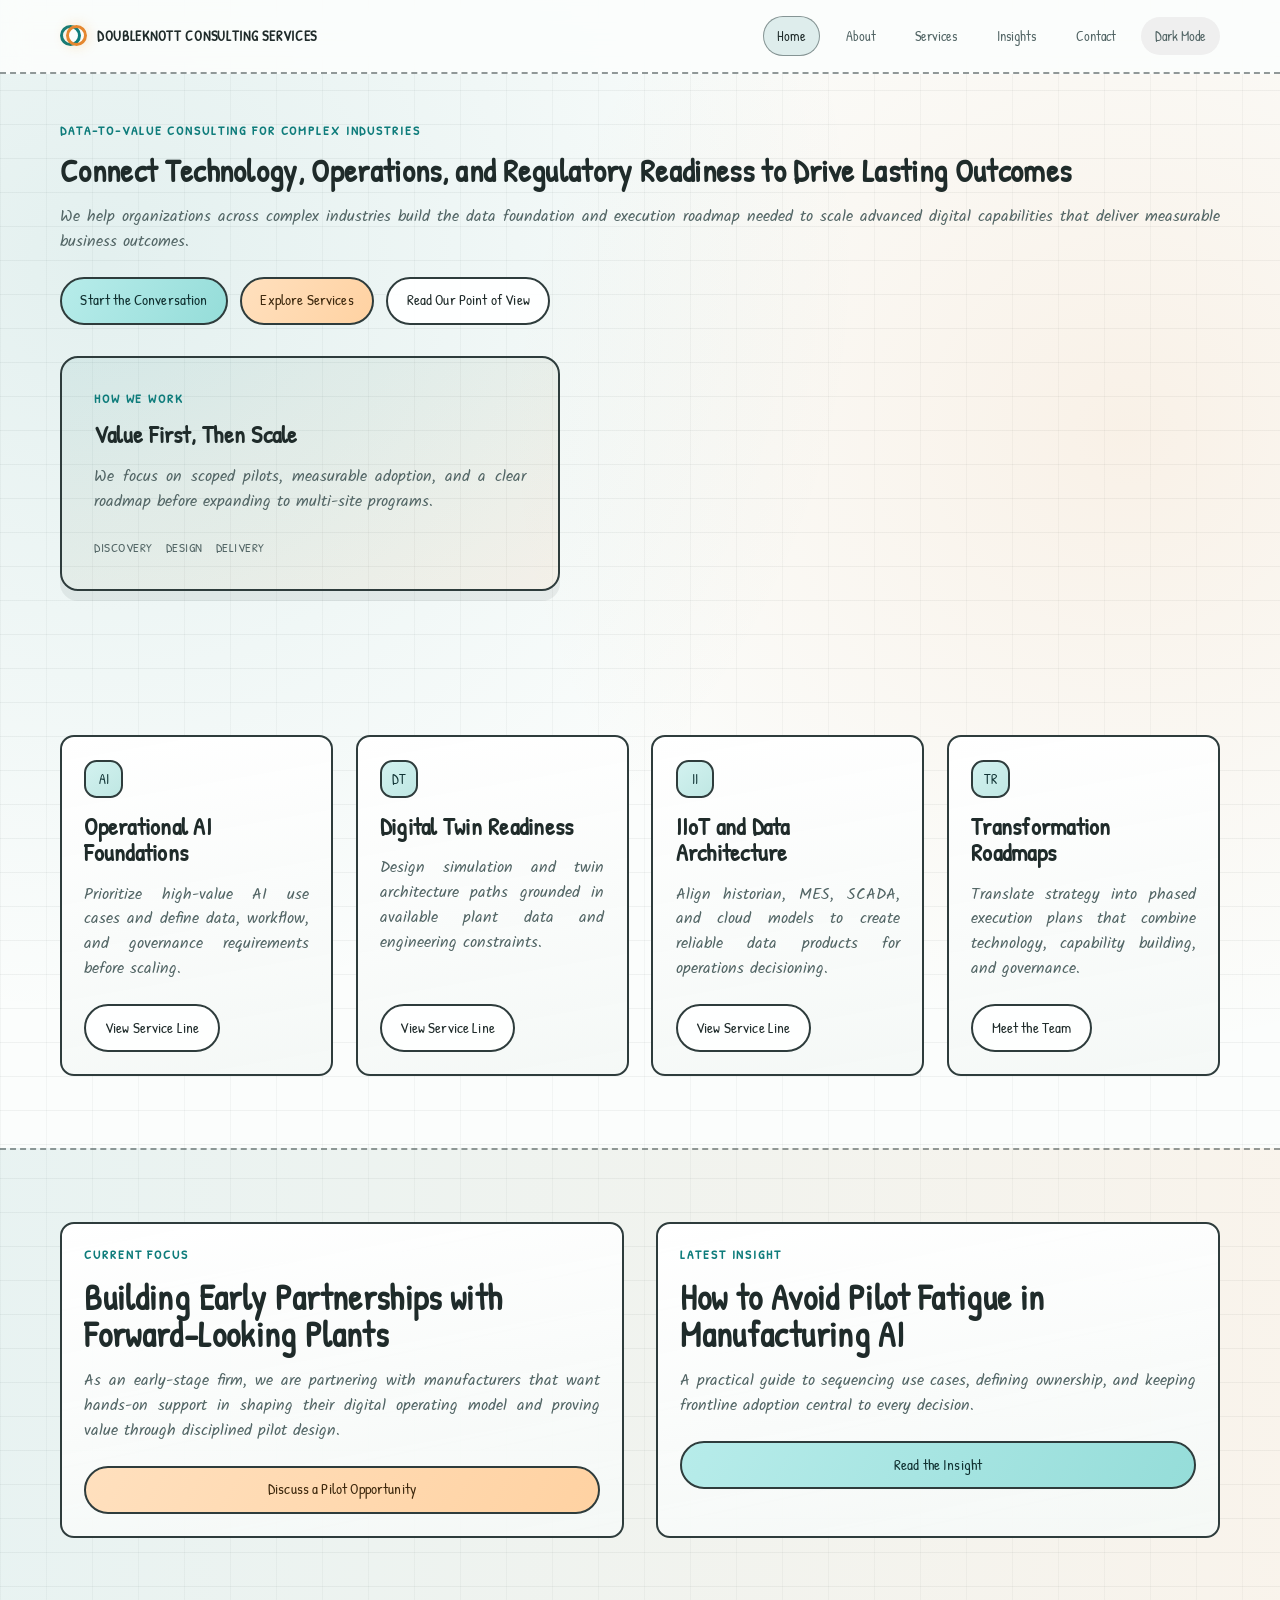
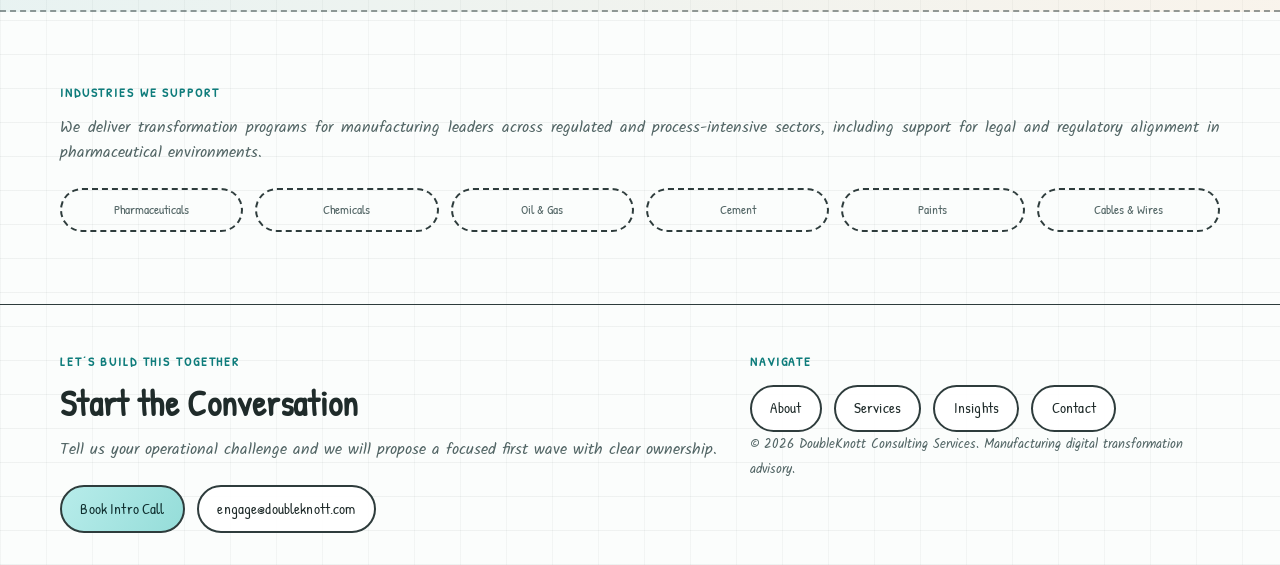
<file: index.html>
<!doctype html>
<html lang="en">
  <head>
    <meta charset="UTF-8" />
    <meta name="viewport" content="width=device-width, initial-scale=1.0" />
    <title>DoubleKnott Consulting Services | Manufacturing Digital Transformation</title>
    <meta
      name="description"
      content="DoubleKnott Consulting Services helps manufacturers design practical digital transformation programs across AI, IIoT, MES, and operating model change."
    />
    <link rel="preconnect" href="https://fonts.googleapis.com" />
    <link rel="preconnect" href="https://fonts.gstatic.com" crossorigin />
    <link href="https://fonts.googleapis.com/css2?family=Kalam:wght@300;400;700&family=Patrick+Hand&display=swap" rel="stylesheet" />
    <link rel="stylesheet" href="styles/main.css" />
    <link rel="stylesheet" href="styles/components.css" />
    <link rel="stylesheet" href="styles/animations.css" />
  </head>
  <body>
    <div class="site-shell">
      <header class="site-header">
        <nav class="nav-wrap" aria-label="Primary navigation">
          <a class="brand" href="index.html"><span class="brand-mark"></span>DoubleKnott Consulting Services</a>
          <button class="nav-toggle" aria-expanded="false" aria-label="Open menu">☰</button>
          <div class="nav-links">
            <a class="nav-link is-active" href="index.html">Home</a>
            <a class="nav-link" href="about.html">About</a>
            <a class="nav-link" href="services.html">Services</a>
            <a class="nav-link" href="insights.html">Insights</a>
            <a class="nav-link" href="contact.html">Contact</a>
            <button class="nav-link theme-toggle" type="button" aria-label="Switch theme" aria-pressed="false">Dark Mode</button>
          </div>
        </nav>
      </header>

      <main>
        <section class="hero container">
          <div class="hero-layout">
            <div>
              <p class="kicker">Data-to-Value Consulting for Complex Industries</p>
              <h1>Connect Technology, Operations, and Regulatory Readiness to Drive Lasting Outcomes</h1>
              <p>
                We help organizations across complex industries build the data foundation and execution roadmap needed
                to scale advanced digital capabilities that deliver measurable business outcomes.
              </p>
              <div class="actions">
                <a class="btn btn-primary pulse" href="contact.html">Start the Conversation</a>
                <a class="btn btn-secondary" href="services.html">Explore Services</a>
                <a class="btn btn-ghost" href="insights.html">Read Our Point of View</a>
              </div>
            </div>
            <aside class="hero-panel">
              <p class="kicker">How We Work</p>
              <h3>Value First, Then Scale</h3>
              <p>We focus on scoped pilots, measurable adoption, and a clear roadmap before expanding to multi-site programs.</p>
              <div class="meta-row">
                <span>Discovery</span>
                <span>Design</span>
                <span>Delivery</span>
              </div>
            </aside>
          </div>
        </section>

        <section class="section container">
          <div class="grid-4">
            <article class="card reveal">
              <div class="icon-pill">AI</div>
              <h3>Operational AI Foundations</h3>
              <p>Prioritize high-value AI use cases and define data, workflow, and governance requirements before scaling.</p>
              <a class="btn btn-ghost" href="services.html">View Service Line</a>
            </article>
            <article class="card reveal reveal-delay-1">
              <div class="icon-pill">DT</div>
              <h3>Digital Twin Readiness</h3>
              <p>Design simulation and twin architecture paths grounded in available plant data and engineering constraints.</p>
              <a class="btn btn-ghost" href="services.html">View Service Line</a>
            </article>
            <article class="card reveal reveal-delay-2">
              <div class="icon-pill">II</div>
              <h3>IIoT and Data Architecture</h3>
              <p>Align historian, MES, SCADA, and cloud models to create reliable data products for operations decisioning.</p>
              <a class="btn btn-ghost" href="services.html">View Service Line</a>
            </article>
            <article class="card reveal reveal-delay-3">
              <div class="icon-pill">TR</div>
              <h3>Transformation Roadmaps</h3>
              <p>Translate strategy into phased execution plans that combine technology, capability building, and governance.</p>
              <a class="btn btn-ghost" href="about.html">Meet the Team</a>
            </article>
          </div>
        </section>

        <section class="section band">
          <div class="container grid-2">
            <article class="card reveal">
              <p class="kicker">Current Focus</p>
              <h2>Building Early Partnerships with Forward-Looking Plants</h2>
              <p>
                As an early-stage firm, we are partnering with manufacturers that want hands-on support in shaping their digital
                operating model and proving value through disciplined pilot design.
              </p>
              <a class="btn btn-secondary" href="contact.html">Discuss a Pilot Opportunity</a>
            </article>
            <article class="card reveal reveal-delay-1">
              <p class="kicker">Latest Insight</p>
              <h2>How to Avoid Pilot Fatigue in Manufacturing AI</h2>
              <p>
                A practical guide to sequencing use cases, defining ownership, and keeping frontline adoption central to every decision.
              </p>
              <a class="btn btn-primary" href="insights.html">Read the Insight</a>
            </article>
          </div>
        </section>

        <section class="section container">
          <p class="kicker">Industries We Support</p>
          <p>
            We deliver transformation programs for manufacturing leaders across regulated and process-intensive sectors,
            including support for legal and regulatory alignment in pharmaceutical environments.
          </p>
          <div class="logo-strip reveal">
            <div class="logo-chip">Pharmaceuticals</div>
            <div class="logo-chip">Chemicals</div>
            <div class="logo-chip">Oil &amp; Gas</div>
            <div class="logo-chip">Cement</div>
            <div class="logo-chip">Paints</div>
            <div class="logo-chip">Cables &amp; Wires</div>
          </div>
        </section>
      </main>

      <footer class="footer">
        <div class="container footer-grid">
          <div>
            <p class="kicker">Let’s Build This Together</p>
            <h2>Start the Conversation</h2>
            <p>Tell us your operational challenge and we will propose a focused first wave with clear ownership.</p>
            <div class="actions">
              <a class="btn btn-primary" href="contact.html">Book Intro Call</a>
              <a class="btn btn-ghost" href="mailto:engage@doubleknott.com">engage@doubleknott.com</a>
            </div>
          </div>
          <div>
            <p class="kicker">Navigate</p>
            <div class="actions">
              <a class="btn btn-ghost" href="about.html">About</a>
              <a class="btn btn-ghost" href="services.html">Services</a>
              <a class="btn btn-ghost" href="insights.html">Insights</a>
              <a class="btn btn-ghost" href="contact.html">Contact</a>
            </div>
            <small>© 2026 DoubleKnott Consulting Services. Manufacturing digital transformation advisory.</small>
          </div>
        </div>
      </footer>
    </div>
    <script src="scripts.js"></script>
  </body>
</html>
</file>
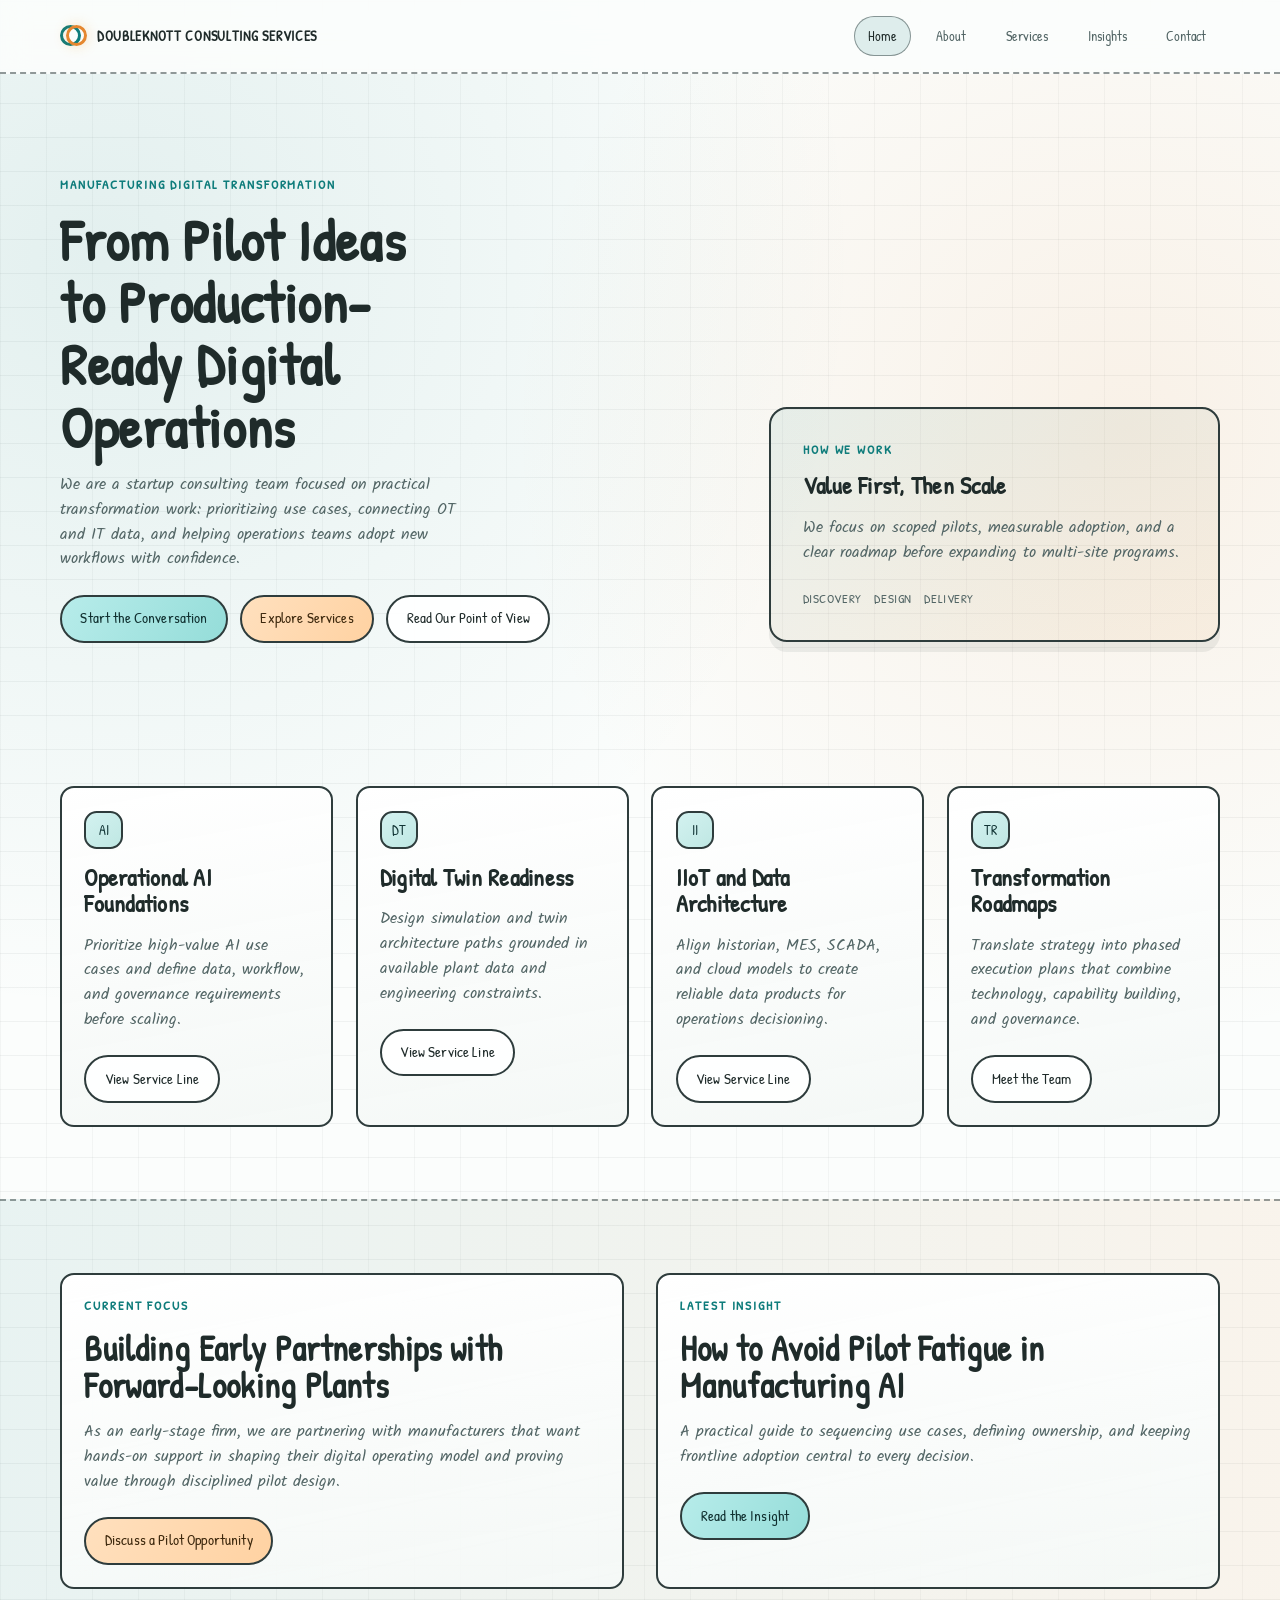
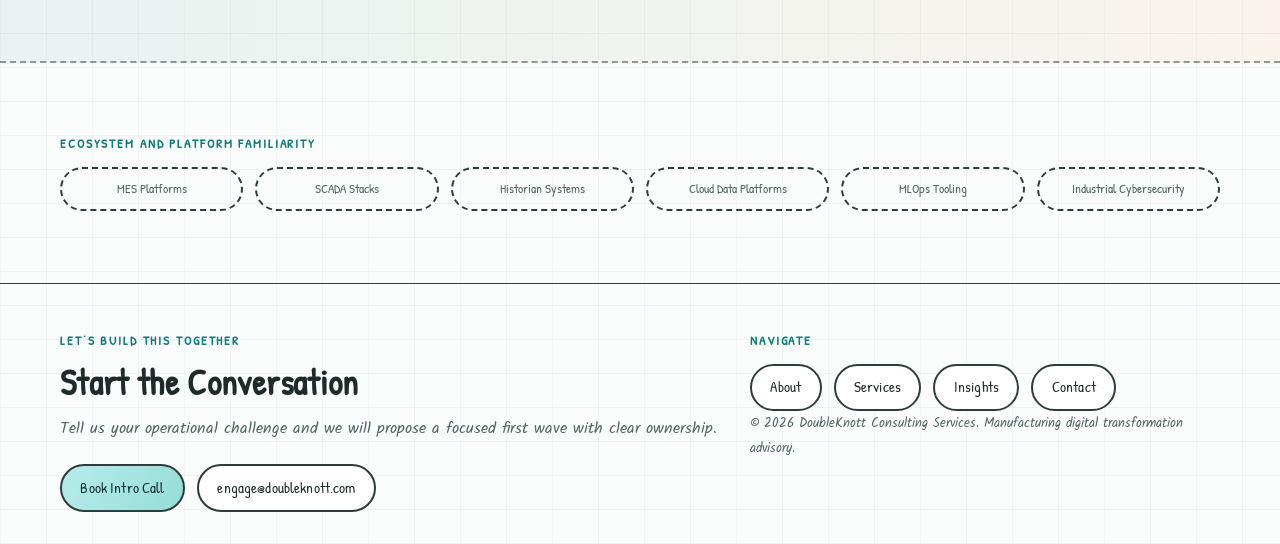
<file: frontend/index.html>
<!doctype html>
<html lang="en">
  <head>
    <meta charset="UTF-8" />
    <meta name="viewport" content="width=device-width, initial-scale=1.0" />
    <title>DoubleKnott Consulting Services | Manufacturing Digital Transformation</title>
    <meta
      name="description"
      content="DoubleKnott Consulting Services helps manufacturers design practical digital transformation programs across AI, IIoT, MES, and operating model change."
    />
    <link rel="preconnect" href="https://fonts.googleapis.com" />
    <link rel="preconnect" href="https://fonts.gstatic.com" crossorigin />
    <link href="https://fonts.googleapis.com/css2?family=Kalam:wght@300;400;700&family=Patrick+Hand&display=swap" rel="stylesheet" />
    <link rel="stylesheet" href="styles/main.css" />
    <link rel="stylesheet" href="styles/components.css" />
    <link rel="stylesheet" href="styles/animations.css" />
  </head>
  <body>
    <div class="site-shell">
      <header class="site-header">
        <nav class="nav-wrap" aria-label="Primary navigation">
          <a class="brand" href="index.html"><span class="brand-mark"></span>DoubleKnott Consulting Services</a>
          <button class="nav-toggle" aria-expanded="false" aria-label="Open menu">☰</button>
          <div class="nav-links">
            <a class="nav-link is-active" href="index.html">Home</a>
            <a class="nav-link" href="about.html">About</a>
            <a class="nav-link" href="services.html">Services</a>
            <a class="nav-link" href="insights.html">Insights</a>
            <a class="nav-link" href="contact.html">Contact</a>
          </div>
        </nav>
      </header>

      <main>
        <section class="hero container">
          <div class="hero-layout">
            <div>
              <p class="kicker">Manufacturing Digital Transformation</p>
              <h1>From Pilot Ideas to Production-Ready Digital Operations</h1>
              <p>
                We are a startup consulting team focused on practical transformation work: prioritizing use cases,
                connecting OT and IT data, and helping operations teams adopt new workflows with confidence.
              </p>
              <div class="actions">
                <a class="btn btn-primary pulse" href="contact.html">Start the Conversation</a>
                <a class="btn btn-secondary" href="services.html">Explore Services</a>
                <a class="btn btn-ghost" href="insights.html">Read Our Point of View</a>
              </div>
            </div>
            <aside class="hero-panel">
              <p class="kicker">How We Work</p>
              <h3>Value First, Then Scale</h3>
              <p>We focus on scoped pilots, measurable adoption, and a clear roadmap before expanding to multi-site programs.</p>
              <div class="meta-row">
                <span>Discovery</span>
                <span>Design</span>
                <span>Delivery</span>
              </div>
            </aside>
          </div>
        </section>

        <section class="section container">
          <div class="grid-4">
            <article class="card reveal">
              <div class="icon-pill">AI</div>
              <h3>Operational AI Foundations</h3>
              <p>Prioritize high-value AI use cases and define data, workflow, and governance requirements before scaling.</p>
              <a class="btn btn-ghost" href="services.html">View Service Line</a>
            </article>
            <article class="card reveal reveal-delay-1">
              <div class="icon-pill">DT</div>
              <h3>Digital Twin Readiness</h3>
              <p>Design simulation and twin architecture paths grounded in available plant data and engineering constraints.</p>
              <a class="btn btn-ghost" href="services.html">View Service Line</a>
            </article>
            <article class="card reveal reveal-delay-2">
              <div class="icon-pill">II</div>
              <h3>IIoT and Data Architecture</h3>
              <p>Align historian, MES, SCADA, and cloud models to create reliable data products for operations decisioning.</p>
              <a class="btn btn-ghost" href="services.html">View Service Line</a>
            </article>
            <article class="card reveal reveal-delay-3">
              <div class="icon-pill">TR</div>
              <h3>Transformation Roadmaps</h3>
              <p>Translate strategy into phased execution plans that combine technology, capability building, and governance.</p>
              <a class="btn btn-ghost" href="about.html">Meet the Team</a>
            </article>
          </div>
        </section>

        <section class="section band">
          <div class="container grid-2">
            <article class="card reveal">
              <p class="kicker">Current Focus</p>
              <h2>Building Early Partnerships with Forward-Looking Plants</h2>
              <p>
                As an early-stage firm, we are partnering with manufacturers that want hands-on support in shaping their digital
                operating model and proving value through disciplined pilot design.
              </p>
              <a class="btn btn-secondary" href="contact.html">Discuss a Pilot Opportunity</a>
            </article>
            <article class="card reveal reveal-delay-1">
              <p class="kicker">Latest Insight</p>
              <h2>How to Avoid Pilot Fatigue in Manufacturing AI</h2>
              <p>
                A practical guide to sequencing use cases, defining ownership, and keeping frontline adoption central to every decision.
              </p>
              <a class="btn btn-primary" href="insights.html">Read the Insight</a>
            </article>
          </div>
        </section>

        <section class="section container">
          <p class="kicker">Ecosystem and Platform Familiarity</p>
          <div class="logo-strip reveal">
            <div class="logo-chip">MES Platforms</div>
            <div class="logo-chip">SCADA Stacks</div>
            <div class="logo-chip">Historian Systems</div>
            <div class="logo-chip">Cloud Data Platforms</div>
            <div class="logo-chip">MLOps Tooling</div>
            <div class="logo-chip">Industrial Cybersecurity</div>
          </div>
        </section>
      </main>

      <footer class="footer">
        <div class="container footer-grid">
          <div>
            <p class="kicker">Let’s Build This Together</p>
            <h2>Start the Conversation</h2>
            <p>Tell us your operational challenge and we will propose a focused first wave with clear ownership.</p>
            <div class="actions">
              <a class="btn btn-primary" href="contact.html">Book Intro Call</a>
              <a class="btn btn-ghost" href="mailto:engage@doubleknott.com">engage@doubleknott.com</a>
            </div>
          </div>
          <div>
            <p class="kicker">Navigate</p>
            <div class="actions">
              <a class="btn btn-ghost" href="about.html">About</a>
              <a class="btn btn-ghost" href="services.html">Services</a>
              <a class="btn btn-ghost" href="insights.html">Insights</a>
              <a class="btn btn-ghost" href="contact.html">Contact</a>
            </div>
            <small>© 2026 DoubleKnott Consulting Services. Manufacturing digital transformation advisory.</small>
          </div>
        </div>
      </footer>
    </div>
    <script src="scripts.js"></script>
  </body>
</html>
</file>
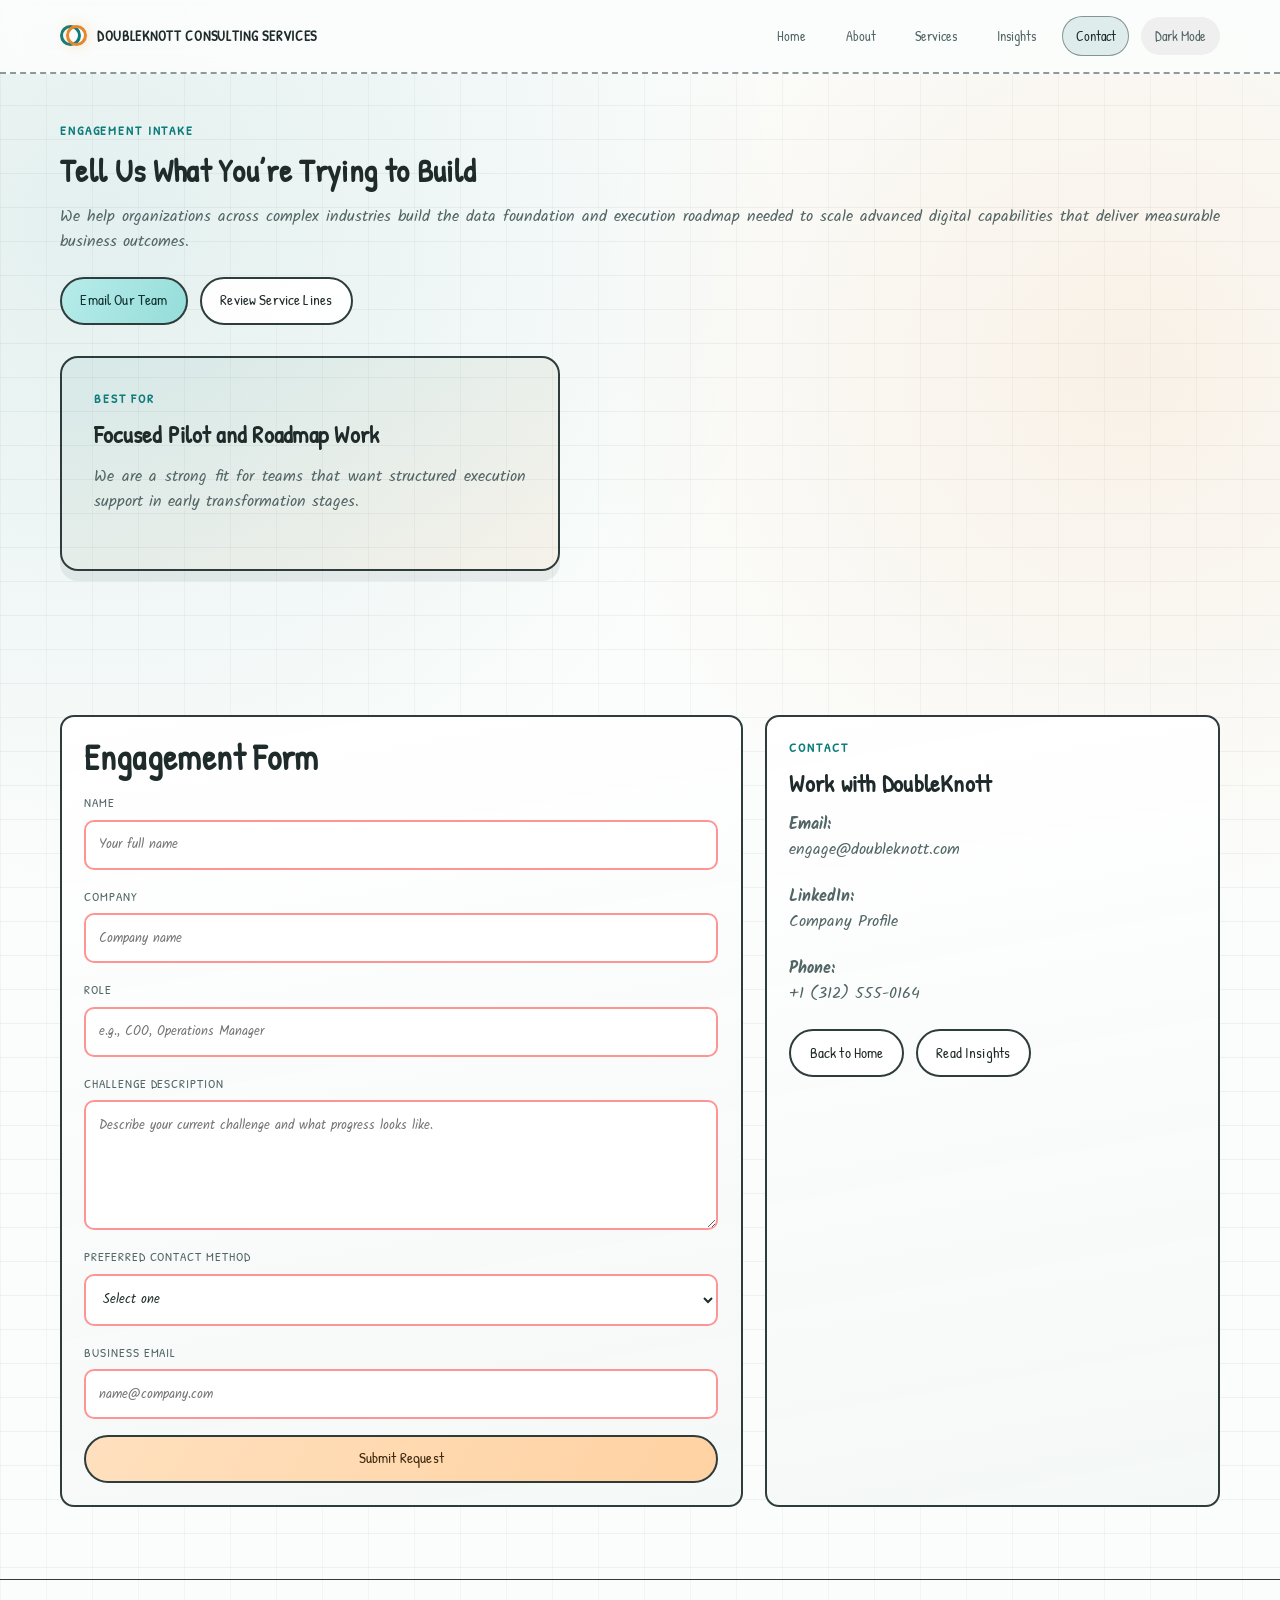
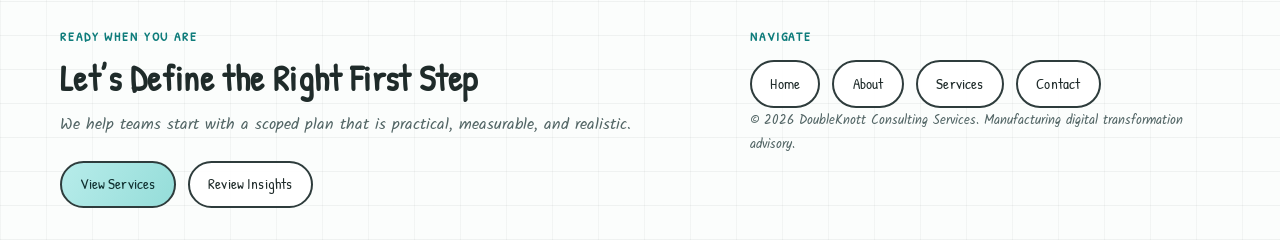
<file: contact.html>
<!doctype html>
<html lang="en">
  <head>
    <meta charset="UTF-8" />
    <meta name="viewport" content="width=device-width, initial-scale=1.0" />
    <title>Contact | DoubleKnott Consulting Services</title>
    <meta name="description" content="Start a conversation with DoubleKnott Consulting Services." />
    <link rel="preconnect" href="https://fonts.googleapis.com" />
    <link rel="preconnect" href="https://fonts.gstatic.com" crossorigin />
    <link href="https://fonts.googleapis.com/css2?family=Kalam:wght@300;400;700&family=Patrick+Hand&display=swap" rel="stylesheet" />
    <link rel="stylesheet" href="styles/main.css" />
    <link rel="stylesheet" href="styles/components.css" />
    <link rel="stylesheet" href="styles/animations.css" />
  </head>
  <body>
    <div class="site-shell">
      <header class="site-header">
        <nav class="nav-wrap" aria-label="Primary navigation">
          <a class="brand" href="index.html"><span class="brand-mark"></span>DoubleKnott Consulting Services</a>
          <button class="nav-toggle" aria-expanded="false" aria-label="Open menu">☰</button>
          <div class="nav-links">
            <a class="nav-link" href="index.html">Home</a>
            <a class="nav-link" href="about.html">About</a>
            <a class="nav-link" href="services.html">Services</a>
            <a class="nav-link" href="insights.html">Insights</a>
            <a class="nav-link is-active" href="contact.html">Contact</a>
            <button class="nav-link theme-toggle" type="button" aria-label="Switch theme" aria-pressed="false">Dark Mode</button>
          </div>
        </nav>
      </header>

      <main>
        <section class="hero container">
          <div class="hero-layout">
            <div>
              <p class="kicker">Engagement Intake</p>
              <h1>Tell Us What You’re Trying to Build</h1>
              <p>
                We help organizations across complex industries build the data foundation and execution roadmap needed
                to scale advanced digital capabilities that deliver measurable business outcomes.
              </p>
              <div class="actions">
                <a class="btn btn-primary pulse" href="mailto:engage@doubleknott.com">Email Our Team</a>
                <a class="btn btn-ghost" href="services.html">Review Service Lines</a>
              </div>
            </div>
            <aside class="hero-panel">
              <p class="kicker">Best For</p>
              <h3>Focused Pilot and Roadmap Work</h3>
              <p>We are a strong fit for teams that want structured execution support in early transformation stages.</p>
            </aside>
          </div>
        </section>

        <section class="section container">
          <div class="contact-grid">
            <article class="card reveal">
              <h2>Engagement Form</h2>
              <form class="form-grid" action="contact.html" method="get">
                <div class="field">
                  <label for="name">Name</label>
                  <input id="name" name="name" type="text" required minlength="2" placeholder="Your full name" />
                </div>
                <div class="field">
                  <label for="company">Company</label>
                  <input id="company" name="company" type="text" required minlength="2" placeholder="Company name" />
                </div>
                <div class="field">
                  <label for="role">Role</label>
                  <input id="role" name="role" type="text" required placeholder="e.g., COO, Operations Manager" />
                </div>
                <div class="field">
                  <label for="challenge">Challenge Description</label>
                  <textarea id="challenge" name="challenge" required minlength="25" placeholder="Describe your current challenge and what progress looks like."></textarea>
                </div>
                <div class="field">
                  <label for="contact-method">Preferred Contact Method</label>
                  <select id="contact-method" name="contact-method" required>
                    <option value="">Select one</option>
                    <option value="email">Email</option>
                    <option value="phone">Phone</option>
                    <option value="video">Video call</option>
                  </select>
                </div>
                <div class="field">
                  <label for="email">Business Email</label>
                  <input id="email" name="email" type="email" required placeholder="name@company.com" />
                </div>
                <button class="btn btn-secondary" type="submit">Submit Request</button>
              </form>
            </article>

            <aside class="card reveal reveal-delay-1">
              <p class="kicker">Contact</p>
              <h3>Work with DoubleKnott</h3>
              <p><strong>Email:</strong><br /><a href="mailto:engage@doubleknott.com">engage@doubleknott.com</a></p>
              <p><strong>LinkedIn:</strong><br /><a href="https://www.linkedin.com" target="_blank" rel="noopener noreferrer">Company Profile</a></p>
              <p><strong>Phone:</strong><br /><a href="tel:+13125550164">+1 (312) 555-0164</a></p>
              <div class="actions">
                <a class="btn btn-ghost" href="index.html">Back to Home</a>
                <a class="btn btn-ghost" href="insights.html">Read Insights</a>
              </div>
            </aside>
          </div>
        </section>
      </main>

      <footer class="footer">
        <div class="container footer-grid">
          <div>
            <p class="kicker">Ready When You Are</p>
            <h2>Let’s Define the Right First Step</h2>
            <p>We help teams start with a scoped plan that is practical, measurable, and realistic.</p>
            <div class="actions">
              <a class="btn btn-primary" href="services.html">View Services</a>
              <a class="btn btn-ghost" href="insights.html">Review Insights</a>
            </div>
          </div>
          <div>
            <p class="kicker">Navigate</p>
            <div class="actions">
              <a class="btn btn-ghost" href="index.html">Home</a>
              <a class="btn btn-ghost" href="about.html">About</a>
              <a class="btn btn-ghost" href="services.html">Services</a>
              <a class="btn btn-ghost" href="contact.html">Contact</a>
            </div>
            <small>© 2026 DoubleKnott Consulting Services. Manufacturing digital transformation advisory.</small>
          </div>
        </div>
      </footer>
    </div>
    <script src="scripts.js"></script>
  </body>
</html>
</file>
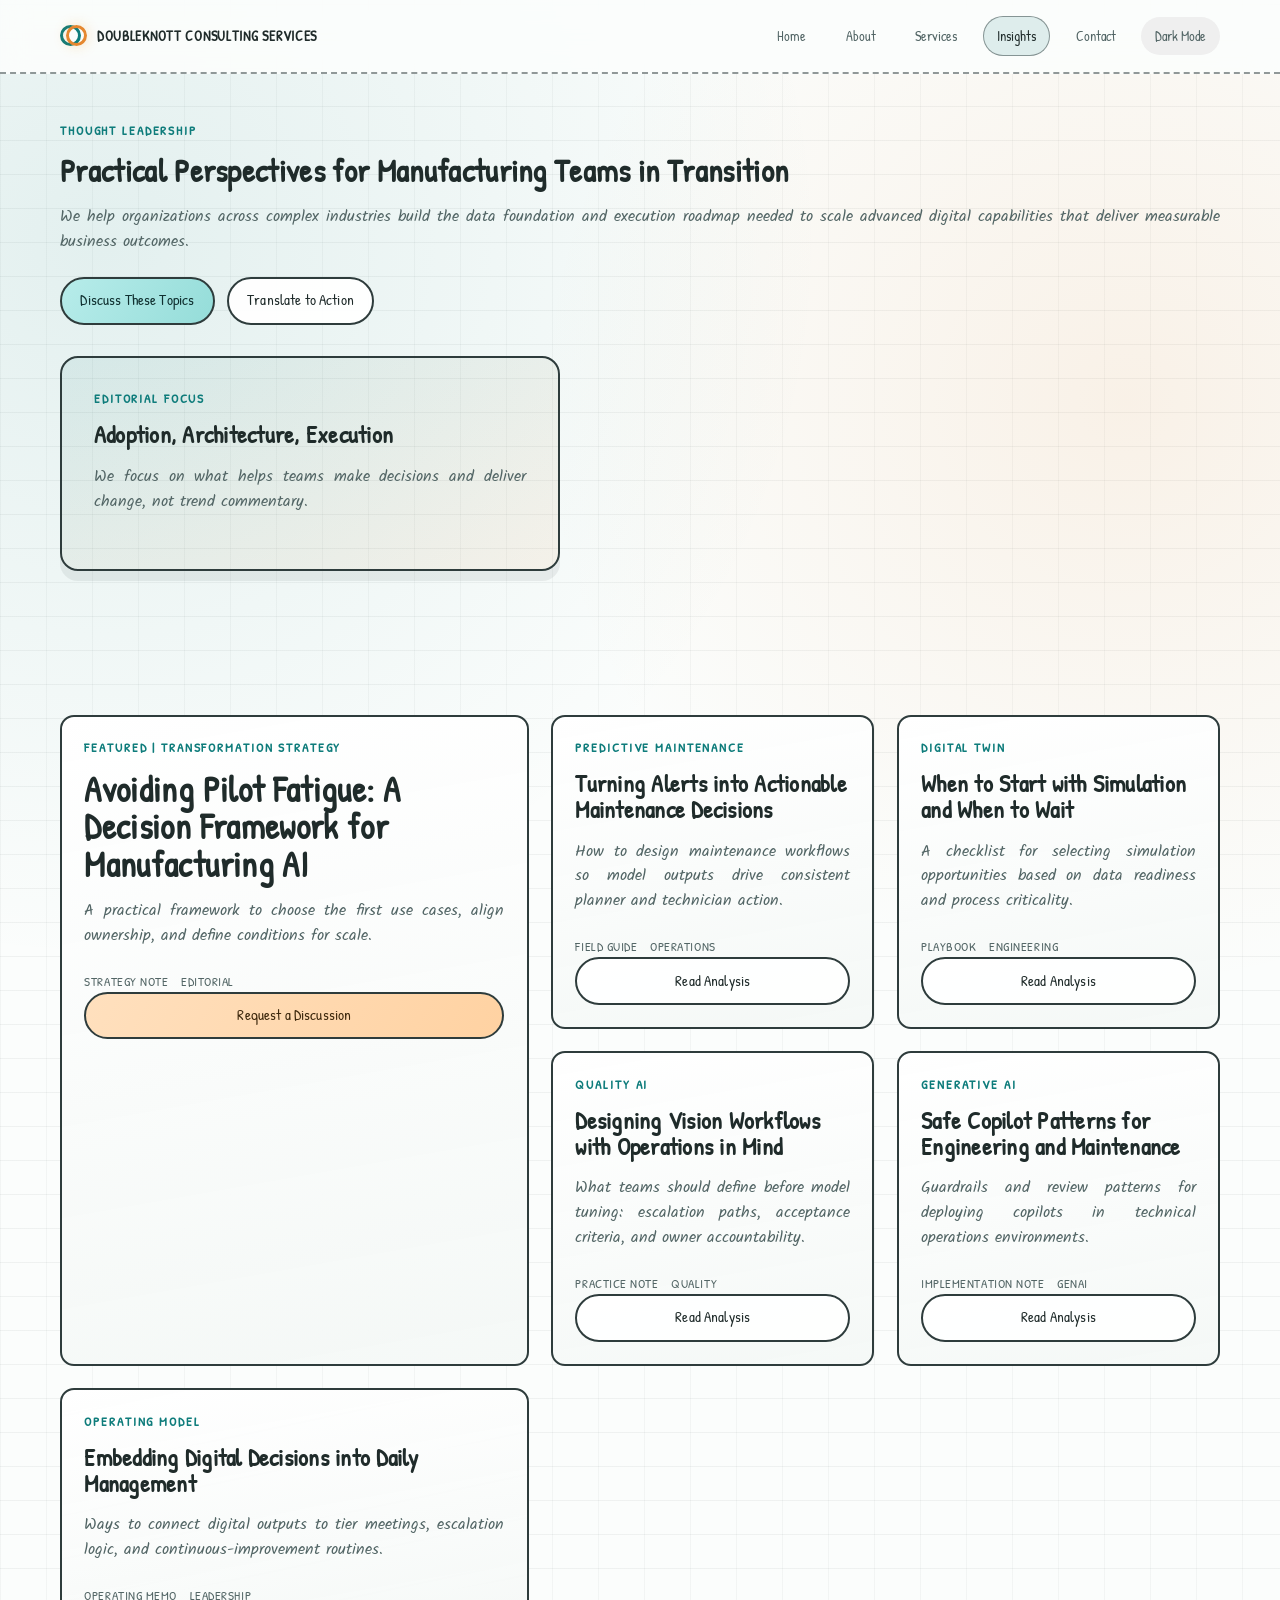
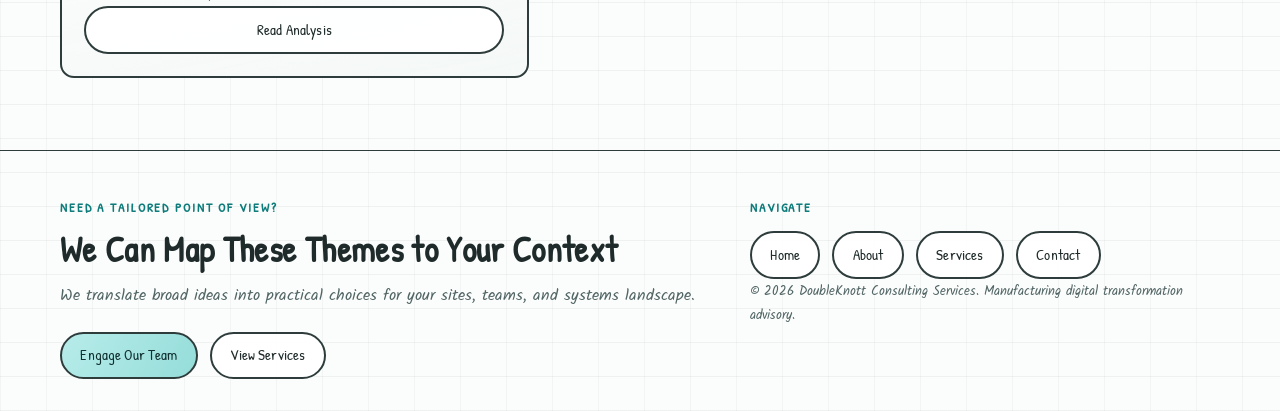
<file: insights.html>
<!doctype html>
<html lang="en">
  <head>
    <meta charset="UTF-8" />
    <meta name="viewport" content="width=device-width, initial-scale=1.0" />
    <title>Insights | DoubleKnott Consulting Services</title>
    <meta name="description" content="Thought pieces from DoubleKnott Consulting Services on manufacturing digital transformation and AI adoption in operations." />
    <link rel="preconnect" href="https://fonts.googleapis.com" />
    <link rel="preconnect" href="https://fonts.gstatic.com" crossorigin />
    <link href="https://fonts.googleapis.com/css2?family=Kalam:wght@300;400;700&family=Patrick+Hand&display=swap" rel="stylesheet" />
    <link rel="stylesheet" href="styles/main.css" />
    <link rel="stylesheet" href="styles/components.css" />
    <link rel="stylesheet" href="styles/animations.css" />
  </head>
  <body>
    <div class="site-shell">
      <header class="site-header">
        <nav class="nav-wrap" aria-label="Primary navigation">
          <a class="brand" href="index.html"><span class="brand-mark"></span>DoubleKnott Consulting Services</a>
          <button class="nav-toggle" aria-expanded="false" aria-label="Open menu">☰</button>
          <div class="nav-links">
            <a class="nav-link" href="index.html">Home</a>
            <a class="nav-link" href="about.html">About</a>
            <a class="nav-link" href="services.html">Services</a>
            <a class="nav-link is-active" href="insights.html">Insights</a>
            <a class="nav-link" href="contact.html">Contact</a>
            <button class="nav-link theme-toggle" type="button" aria-label="Switch theme" aria-pressed="false">Dark Mode</button>
          </div>
        </nav>
      </header>

      <main>
        <section class="hero container">
          <div class="hero-layout">
            <div>
              <p class="kicker">Thought Leadership</p>
              <h1>Practical Perspectives for Manufacturing Teams in Transition</h1>
              <p>
                We help organizations across complex industries build the data foundation and execution roadmap needed
                to scale advanced digital capabilities that deliver measurable business outcomes.
              </p>
              <div class="actions">
                <a class="btn btn-primary pulse" href="contact.html">Discuss These Topics</a>
                <a class="btn btn-ghost" href="services.html">Translate to Action</a>
              </div>
            </div>
            <aside class="hero-panel">
              <p class="kicker">Editorial Focus</p>
              <h3>Adoption, Architecture, Execution</h3>
              <p>We focus on what helps teams make decisions and deliver change, not trend commentary.</p>
            </aside>
          </div>
        </section>

        <section class="section container">
          <div class="article-grid">
            <article class="card article-feature reveal">
              <p class="kicker">Featured | Transformation Strategy</p>
              <h2>Avoiding Pilot Fatigue: A Decision Framework for Manufacturing AI</h2>
              <p>
                A practical framework to choose the first use cases, align ownership, and define conditions for scale.
              </p>
              <div class="meta-row">
                <span>Strategy Note</span>
                <span>Editorial</span>
              </div>
              <a class="btn btn-secondary" href="contact.html">Request a Discussion</a>
            </article>

            <article class="card reveal reveal-delay-1">
              <p class="kicker">Predictive Maintenance</p>
              <h3>Turning Alerts into Actionable Maintenance Decisions</h3>
              <p>How to design maintenance workflows so model outputs drive consistent planner and technician action.</p>
              <div class="meta-row"><span>Field Guide</span><span>Operations</span></div>
              <a class="btn btn-ghost" href="contact.html">Read Analysis</a>
            </article>

            <article class="card reveal reveal-delay-2">
              <p class="kicker">Digital Twin</p>
              <h3>When to Start with Simulation and When to Wait</h3>
              <p>A checklist for selecting simulation opportunities based on data readiness and process criticality.</p>
              <div class="meta-row"><span>Playbook</span><span>Engineering</span></div>
              <a class="btn btn-ghost" href="contact.html">Read Analysis</a>
            </article>

            <article class="card reveal">
              <p class="kicker">Quality AI</p>
              <h3>Designing Vision Workflows with Operations in Mind</h3>
              <p>What teams should define before model tuning: escalation paths, acceptance criteria, and owner accountability.</p>
              <div class="meta-row"><span>Practice Note</span><span>Quality</span></div>
              <a class="btn btn-ghost" href="contact.html">Read Analysis</a>
            </article>

            <article class="card reveal reveal-delay-1">
              <p class="kicker">Generative AI</p>
              <h3>Safe Copilot Patterns for Engineering and Maintenance</h3>
              <p>Guardrails and review patterns for deploying copilots in technical operations environments.</p>
              <div class="meta-row"><span>Implementation Note</span><span>GenAI</span></div>
              <a class="btn btn-ghost" href="contact.html">Read Analysis</a>
            </article>

            <article class="card reveal reveal-delay-2">
              <p class="kicker">Operating Model</p>
              <h3>Embedding Digital Decisions into Daily Management</h3>
              <p>Ways to connect digital outputs to tier meetings, escalation logic, and continuous-improvement routines.</p>
              <div class="meta-row"><span>Operating Memo</span><span>Leadership</span></div>
              <a class="btn btn-ghost" href="contact.html">Read Analysis</a>
            </article>
          </div>
        </section>
      </main>

      <footer class="footer">
        <div class="container footer-grid">
          <div>
            <p class="kicker">Need a Tailored Point of View?</p>
            <h2>We Can Map These Themes to Your Context</h2>
            <p>We translate broad ideas into practical choices for your sites, teams, and systems landscape.</p>
            <div class="actions">
              <a class="btn btn-primary" href="contact.html">Engage Our Team</a>
              <a class="btn btn-ghost" href="services.html">View Services</a>
            </div>
          </div>
          <div>
            <p class="kicker">Navigate</p>
            <div class="actions">
              <a class="btn btn-ghost" href="index.html">Home</a>
              <a class="btn btn-ghost" href="about.html">About</a>
              <a class="btn btn-ghost" href="services.html">Services</a>
              <a class="btn btn-ghost" href="contact.html">Contact</a>
            </div>
            <small>© 2026 DoubleKnott Consulting Services. Manufacturing digital transformation advisory.</small>
          </div>
        </div>
      </footer>
    </div>
    <script src="scripts.js"></script>
  </body>
</html>
</file>
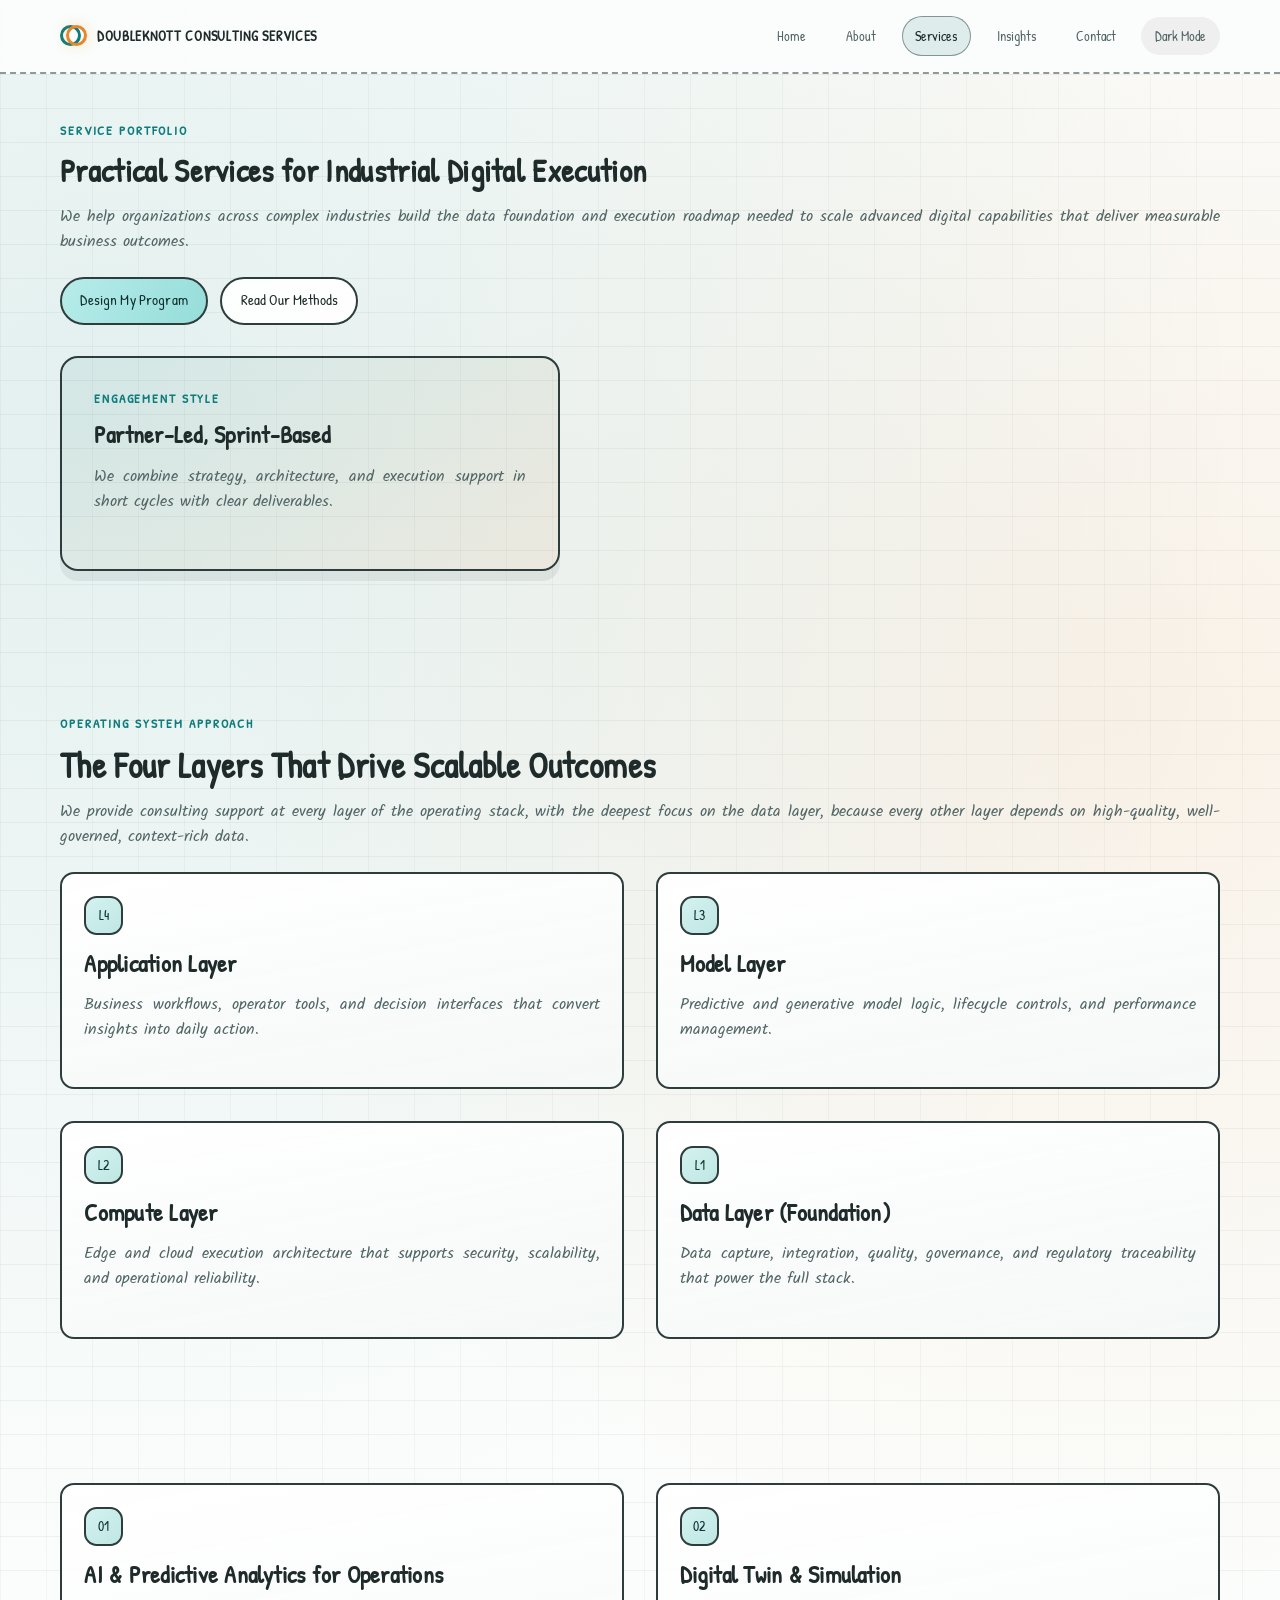
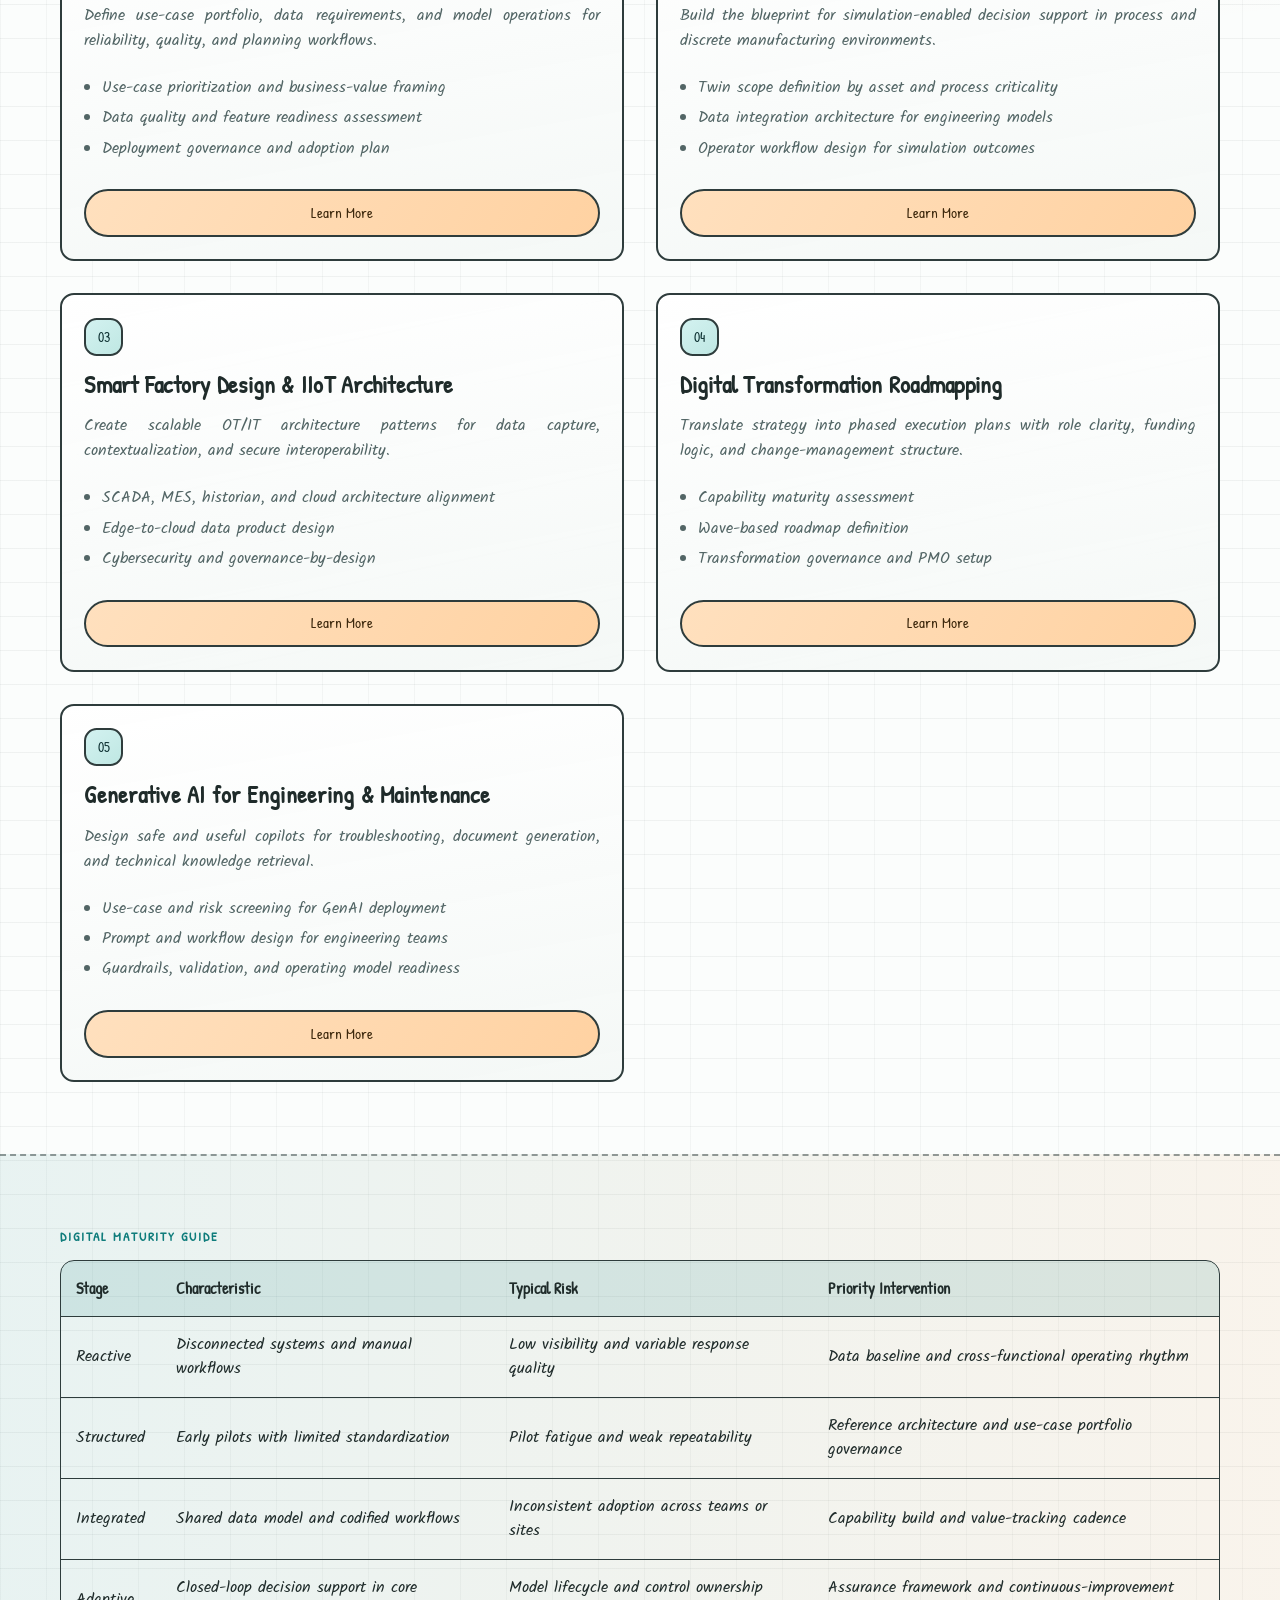
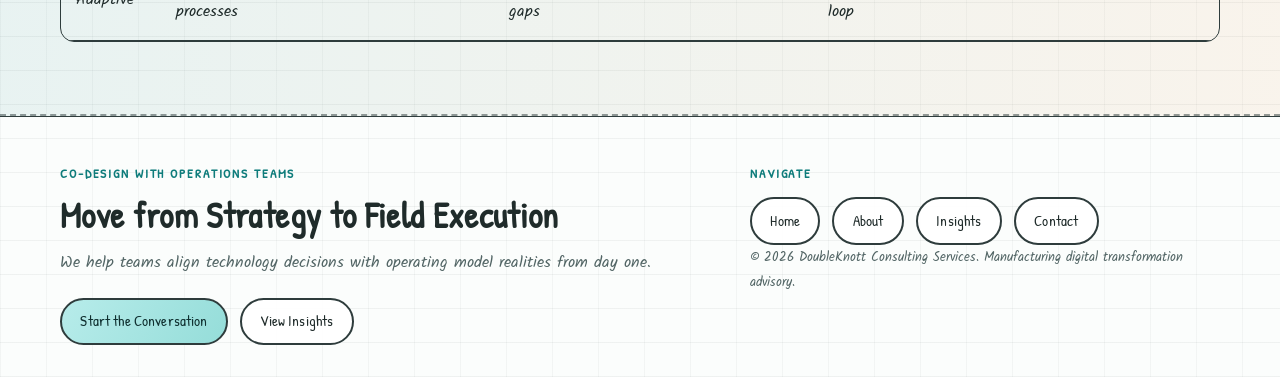
<file: services.html>
<!doctype html>
<html lang="en">
  <head>
    <meta charset="UTF-8" />
    <meta name="viewport" content="width=device-width, initial-scale=1.0" />
    <title>Services | DoubleKnott Consulting Services</title>
    <meta name="description" content="Service lines for manufacturing digital transformation across AI, digital twins, IIoT architecture, and execution roadmaps." />
    <link rel="preconnect" href="https://fonts.googleapis.com" />
    <link rel="preconnect" href="https://fonts.gstatic.com" crossorigin />
    <link href="https://fonts.googleapis.com/css2?family=Kalam:wght@300;400;700&family=Patrick+Hand&display=swap" rel="stylesheet" />
    <link rel="stylesheet" href="styles/main.css" />
    <link rel="stylesheet" href="styles/components.css" />
    <link rel="stylesheet" href="styles/animations.css" />
  </head>
  <body>
    <div class="site-shell">
      <header class="site-header">
        <nav class="nav-wrap" aria-label="Primary navigation">
          <a class="brand" href="index.html"><span class="brand-mark"></span>DoubleKnott Consulting Services</a>
          <button class="nav-toggle" aria-expanded="false" aria-label="Open menu">☰</button>
          <div class="nav-links">
            <a class="nav-link" href="index.html">Home</a>
            <a class="nav-link" href="about.html">About</a>
            <a class="nav-link is-active" href="services.html">Services</a>
            <a class="nav-link" href="insights.html">Insights</a>
            <a class="nav-link" href="contact.html">Contact</a>
            <button class="nav-link theme-toggle" type="button" aria-label="Switch theme" aria-pressed="false">Dark Mode</button>
          </div>
        </nav>
      </header>

      <main>
        <section class="hero container">
          <div class="hero-layout">
            <div>
              <p class="kicker">Service Portfolio</p>
              <h1>Practical Services for Industrial Digital Execution</h1>
              <p>
                We help organizations across complex industries build the data foundation and execution roadmap needed
                to scale advanced digital capabilities that deliver measurable business outcomes.
              </p>
              <div class="actions">
                <a class="btn btn-primary pulse" href="contact.html">Design My Program</a>
                <a class="btn btn-ghost" href="insights.html">Read Our Methods</a>
              </div>
            </div>
            <aside class="hero-panel">
              <p class="kicker">Engagement Style</p>
              <h3>Partner-Led, Sprint-Based</h3>
              <p>We combine strategy, architecture, and execution support in short cycles with clear deliverables.</p>
            </aside>
          </div>
        </section>

        <section class="section container">
          <p class="kicker">Operating System Approach</p>
          <h2>The Four Layers That Drive Scalable Outcomes</h2>
          <p>
            We provide consulting support at every layer of the operating stack, with the deepest focus on the data layer,
            because every other layer depends on high-quality, well-governed, context-rich data.
          </p>
          <div class="grid-2">
            <article class="card reveal">
              <div class="icon-pill">L4</div>
              <h3>Application Layer</h3>
              <p>Business workflows, operator tools, and decision interfaces that convert insights into daily action.</p>
            </article>
            <article class="card reveal reveal-delay-1">
              <div class="icon-pill">L3</div>
              <h3>Model Layer</h3>
              <p>Predictive and generative model logic, lifecycle controls, and performance management.</p>
            </article>
            <article class="card reveal reveal-delay-2">
              <div class="icon-pill">L2</div>
              <h3>Compute Layer</h3>
              <p>Edge and cloud execution architecture that supports security, scalability, and operational reliability.</p>
            </article>
            <article class="card reveal reveal-delay-3">
              <div class="icon-pill">L1</div>
              <h3>Data Layer (Foundation)</h3>
              <p>Data capture, integration, quality, governance, and regulatory traceability that power the full stack.</p>
            </article>
          </div>
        </section>

        <section class="section container">
          <div class="grid-2">
            <article class="card reveal">
              <div class="icon-pill">01</div>
              <h3>AI &amp; Predictive Analytics for Operations</h3>
              <p>Define use-case portfolio, data requirements, and model operations for reliability, quality, and planning workflows.</p>
              <ul>
                <li>Use-case prioritization and business-value framing</li>
                <li>Data quality and feature readiness assessment</li>
                <li>Deployment governance and adoption plan</li>
              </ul>
              <a class="btn btn-secondary" href="contact.html">Learn More</a>
            </article>

            <article class="card reveal reveal-delay-1">
              <div class="icon-pill">02</div>
              <h3>Digital Twin &amp; Simulation</h3>
              <p>Build the blueprint for simulation-enabled decision support in process and discrete manufacturing environments.</p>
              <ul>
                <li>Twin scope definition by asset and process criticality</li>
                <li>Data integration architecture for engineering models</li>
                <li>Operator workflow design for simulation outcomes</li>
              </ul>
              <a class="btn btn-secondary" href="contact.html">Learn More</a>
            </article>

            <article class="card reveal reveal-delay-2">
              <div class="icon-pill">03</div>
              <h3>Smart Factory Design &amp; IIoT Architecture</h3>
              <p>Create scalable OT/IT architecture patterns for data capture, contextualization, and secure interoperability.</p>
              <ul>
                <li>SCADA, MES, historian, and cloud architecture alignment</li>
                <li>Edge-to-cloud data product design</li>
                <li>Cybersecurity and governance-by-design</li>
              </ul>
              <a class="btn btn-secondary" href="contact.html">Learn More</a>
            </article>

            <article class="card reveal reveal-delay-3">
              <div class="icon-pill">04</div>
              <h3>Digital Transformation Roadmapping</h3>
              <p>Translate strategy into phased execution plans with role clarity, funding logic, and change-management structure.</p>
              <ul>
                <li>Capability maturity assessment</li>
                <li>Wave-based roadmap definition</li>
                <li>Transformation governance and PMO setup</li>
              </ul>
              <a class="btn btn-secondary" href="contact.html">Learn More</a>
            </article>

            <article class="card reveal">
              <div class="icon-pill">05</div>
              <h3>Generative AI for Engineering &amp; Maintenance</h3>
              <p>Design safe and useful copilots for troubleshooting, document generation, and technical knowledge retrieval.</p>
              <ul>
                <li>Use-case and risk screening for GenAI deployment</li>
                <li>Prompt and workflow design for engineering teams</li>
                <li>Guardrails, validation, and operating model readiness</li>
              </ul>
              <a class="btn btn-secondary" href="contact.html">Learn More</a>
            </article>
          </div>
        </section>

        <section class="section band">
          <div class="container">
            <p class="kicker">Digital Maturity Guide</p>
            <div class="table-wrap reveal">
              <table>
                <thead>
                  <tr>
                    <th>Stage</th>
                    <th>Characteristic</th>
                    <th>Typical Risk</th>
                    <th>Priority Intervention</th>
                  </tr>
                </thead>
                <tbody>
                  <tr>
                    <td>Reactive</td>
                    <td>Disconnected systems and manual workflows</td>
                    <td>Low visibility and variable response quality</td>
                    <td>Data baseline and cross-functional operating rhythm</td>
                  </tr>
                  <tr>
                    <td>Structured</td>
                    <td>Early pilots with limited standardization</td>
                    <td>Pilot fatigue and weak repeatability</td>
                    <td>Reference architecture and use-case portfolio governance</td>
                  </tr>
                  <tr>
                    <td>Integrated</td>
                    <td>Shared data model and codified workflows</td>
                    <td>Inconsistent adoption across teams or sites</td>
                    <td>Capability build and value-tracking cadence</td>
                  </tr>
                  <tr>
                    <td>Adaptive</td>
                    <td>Closed-loop decision support in core processes</td>
                    <td>Model lifecycle and control ownership gaps</td>
                    <td>Assurance framework and continuous-improvement loop</td>
                  </tr>
                </tbody>
              </table>
            </div>
          </div>
        </section>
      </main>

      <footer class="footer">
        <div class="container footer-grid">
          <div>
            <p class="kicker">Co-Design with Operations Teams</p>
            <h2>Move from Strategy to Field Execution</h2>
            <p>We help teams align technology decisions with operating model realities from day one.</p>
            <div class="actions">
              <a class="btn btn-primary" href="contact.html">Start the Conversation</a>
              <a class="btn btn-ghost" href="insights.html">View Insights</a>
            </div>
          </div>
          <div>
            <p class="kicker">Navigate</p>
            <div class="actions">
              <a class="btn btn-ghost" href="index.html">Home</a>
              <a class="btn btn-ghost" href="about.html">About</a>
              <a class="btn btn-ghost" href="insights.html">Insights</a>
              <a class="btn btn-ghost" href="contact.html">Contact</a>
            </div>
            <small>© 2026 DoubleKnott Consulting Services. Manufacturing digital transformation advisory.</small>
          </div>
        </div>
      </footer>
    </div>
    <script src="scripts.js"></script>
  </body>
</html>
</file>
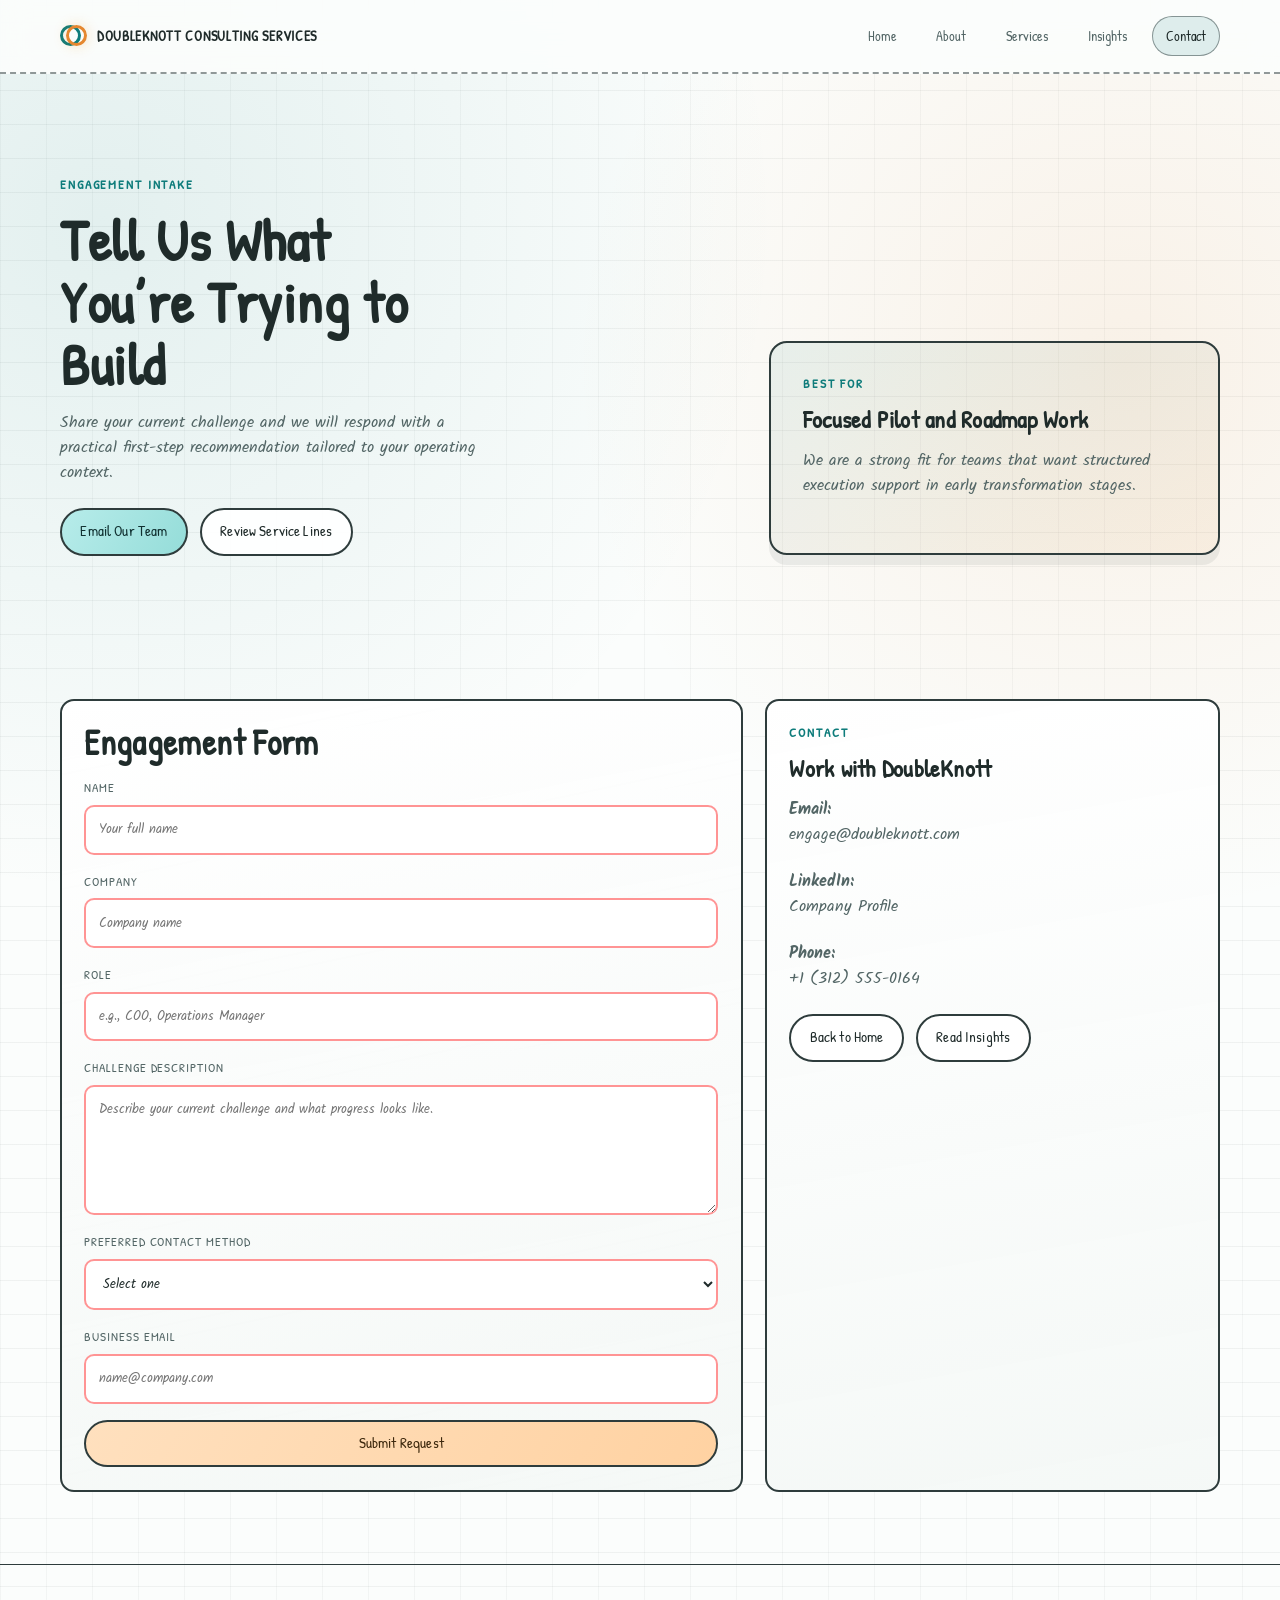
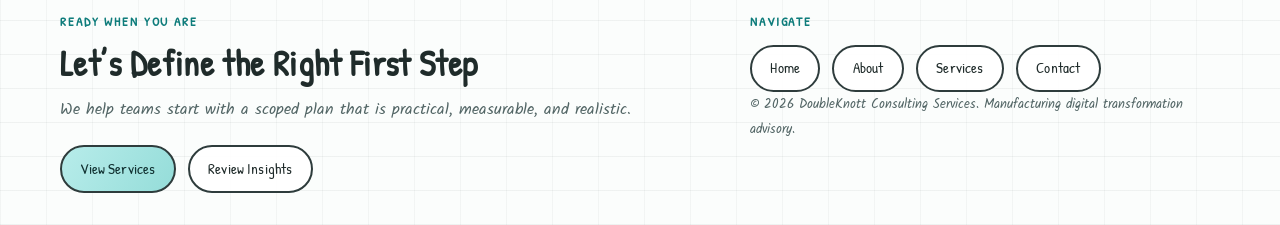
<file: frontend/contact.html>
<!doctype html>
<html lang="en">
  <head>
    <meta charset="UTF-8" />
    <meta name="viewport" content="width=device-width, initial-scale=1.0" />
    <title>Contact | DoubleKnott Consulting Services</title>
    <meta name="description" content="Start a conversation with DoubleKnott Consulting Services." />
    <link rel="preconnect" href="https://fonts.googleapis.com" />
    <link rel="preconnect" href="https://fonts.gstatic.com" crossorigin />
    <link href="https://fonts.googleapis.com/css2?family=Kalam:wght@300;400;700&family=Patrick+Hand&display=swap" rel="stylesheet" />
    <link rel="stylesheet" href="styles/main.css" />
    <link rel="stylesheet" href="styles/components.css" />
    <link rel="stylesheet" href="styles/animations.css" />
  </head>
  <body>
    <div class="site-shell">
      <header class="site-header">
        <nav class="nav-wrap" aria-label="Primary navigation">
          <a class="brand" href="index.html"><span class="brand-mark"></span>DoubleKnott Consulting Services</a>
          <button class="nav-toggle" aria-expanded="false" aria-label="Open menu">☰</button>
          <div class="nav-links">
            <a class="nav-link" href="index.html">Home</a>
            <a class="nav-link" href="about.html">About</a>
            <a class="nav-link" href="services.html">Services</a>
            <a class="nav-link" href="insights.html">Insights</a>
            <a class="nav-link is-active" href="contact.html">Contact</a>
          </div>
        </nav>
      </header>

      <main>
        <section class="hero container">
          <div class="hero-layout">
            <div>
              <p class="kicker">Engagement Intake</p>
              <h1>Tell Us What You’re Trying to Build</h1>
              <p>
                Share your current challenge and we will respond with a practical first-step recommendation tailored to your operating context.
              </p>
              <div class="actions">
                <a class="btn btn-primary pulse" href="mailto:engage@doubleknott.com">Email Our Team</a>
                <a class="btn btn-ghost" href="services.html">Review Service Lines</a>
              </div>
            </div>
            <aside class="hero-panel">
              <p class="kicker">Best For</p>
              <h3>Focused Pilot and Roadmap Work</h3>
              <p>We are a strong fit for teams that want structured execution support in early transformation stages.</p>
            </aside>
          </div>
        </section>

        <section class="section container">
          <div class="contact-grid">
            <article class="card reveal">
              <h2>Engagement Form</h2>
              <form class="form-grid" action="contact.html" method="get">
                <div class="field">
                  <label for="name">Name</label>
                  <input id="name" name="name" type="text" required minlength="2" placeholder="Your full name" />
                </div>
                <div class="field">
                  <label for="company">Company</label>
                  <input id="company" name="company" type="text" required minlength="2" placeholder="Company name" />
                </div>
                <div class="field">
                  <label for="role">Role</label>
                  <input id="role" name="role" type="text" required placeholder="e.g., COO, Operations Manager" />
                </div>
                <div class="field">
                  <label for="challenge">Challenge Description</label>
                  <textarea id="challenge" name="challenge" required minlength="25" placeholder="Describe your current challenge and what progress looks like."></textarea>
                </div>
                <div class="field">
                  <label for="contact-method">Preferred Contact Method</label>
                  <select id="contact-method" name="contact-method" required>
                    <option value="">Select one</option>
                    <option value="email">Email</option>
                    <option value="phone">Phone</option>
                    <option value="video">Video call</option>
                  </select>
                </div>
                <div class="field">
                  <label for="email">Business Email</label>
                  <input id="email" name="email" type="email" required placeholder="name@company.com" />
                </div>
                <button class="btn btn-secondary" type="submit">Submit Request</button>
              </form>
            </article>

            <aside class="card reveal reveal-delay-1">
              <p class="kicker">Contact</p>
              <h3>Work with DoubleKnott</h3>
              <p><strong>Email:</strong><br /><a href="mailto:engage@doubleknott.com">engage@doubleknott.com</a></p>
              <p><strong>LinkedIn:</strong><br /><a href="https://www.linkedin.com" target="_blank" rel="noopener noreferrer">Company Profile</a></p>
              <p><strong>Phone:</strong><br /><a href="tel:+13125550164">+1 (312) 555-0164</a></p>
              <div class="actions">
                <a class="btn btn-ghost" href="index.html">Back to Home</a>
                <a class="btn btn-ghost" href="insights.html">Read Insights</a>
              </div>
            </aside>
          </div>
        </section>
      </main>

      <footer class="footer">
        <div class="container footer-grid">
          <div>
            <p class="kicker">Ready When You Are</p>
            <h2>Let’s Define the Right First Step</h2>
            <p>We help teams start with a scoped plan that is practical, measurable, and realistic.</p>
            <div class="actions">
              <a class="btn btn-primary" href="services.html">View Services</a>
              <a class="btn btn-ghost" href="insights.html">Review Insights</a>
            </div>
          </div>
          <div>
            <p class="kicker">Navigate</p>
            <div class="actions">
              <a class="btn btn-ghost" href="index.html">Home</a>
              <a class="btn btn-ghost" href="about.html">About</a>
              <a class="btn btn-ghost" href="services.html">Services</a>
              <a class="btn btn-ghost" href="contact.html">Contact</a>
            </div>
            <small>© 2026 DoubleKnott Consulting Services. Manufacturing digital transformation advisory.</small>
          </div>
        </div>
      </footer>
    </div>
    <script src="scripts.js"></script>
  </body>
</html>
</file>
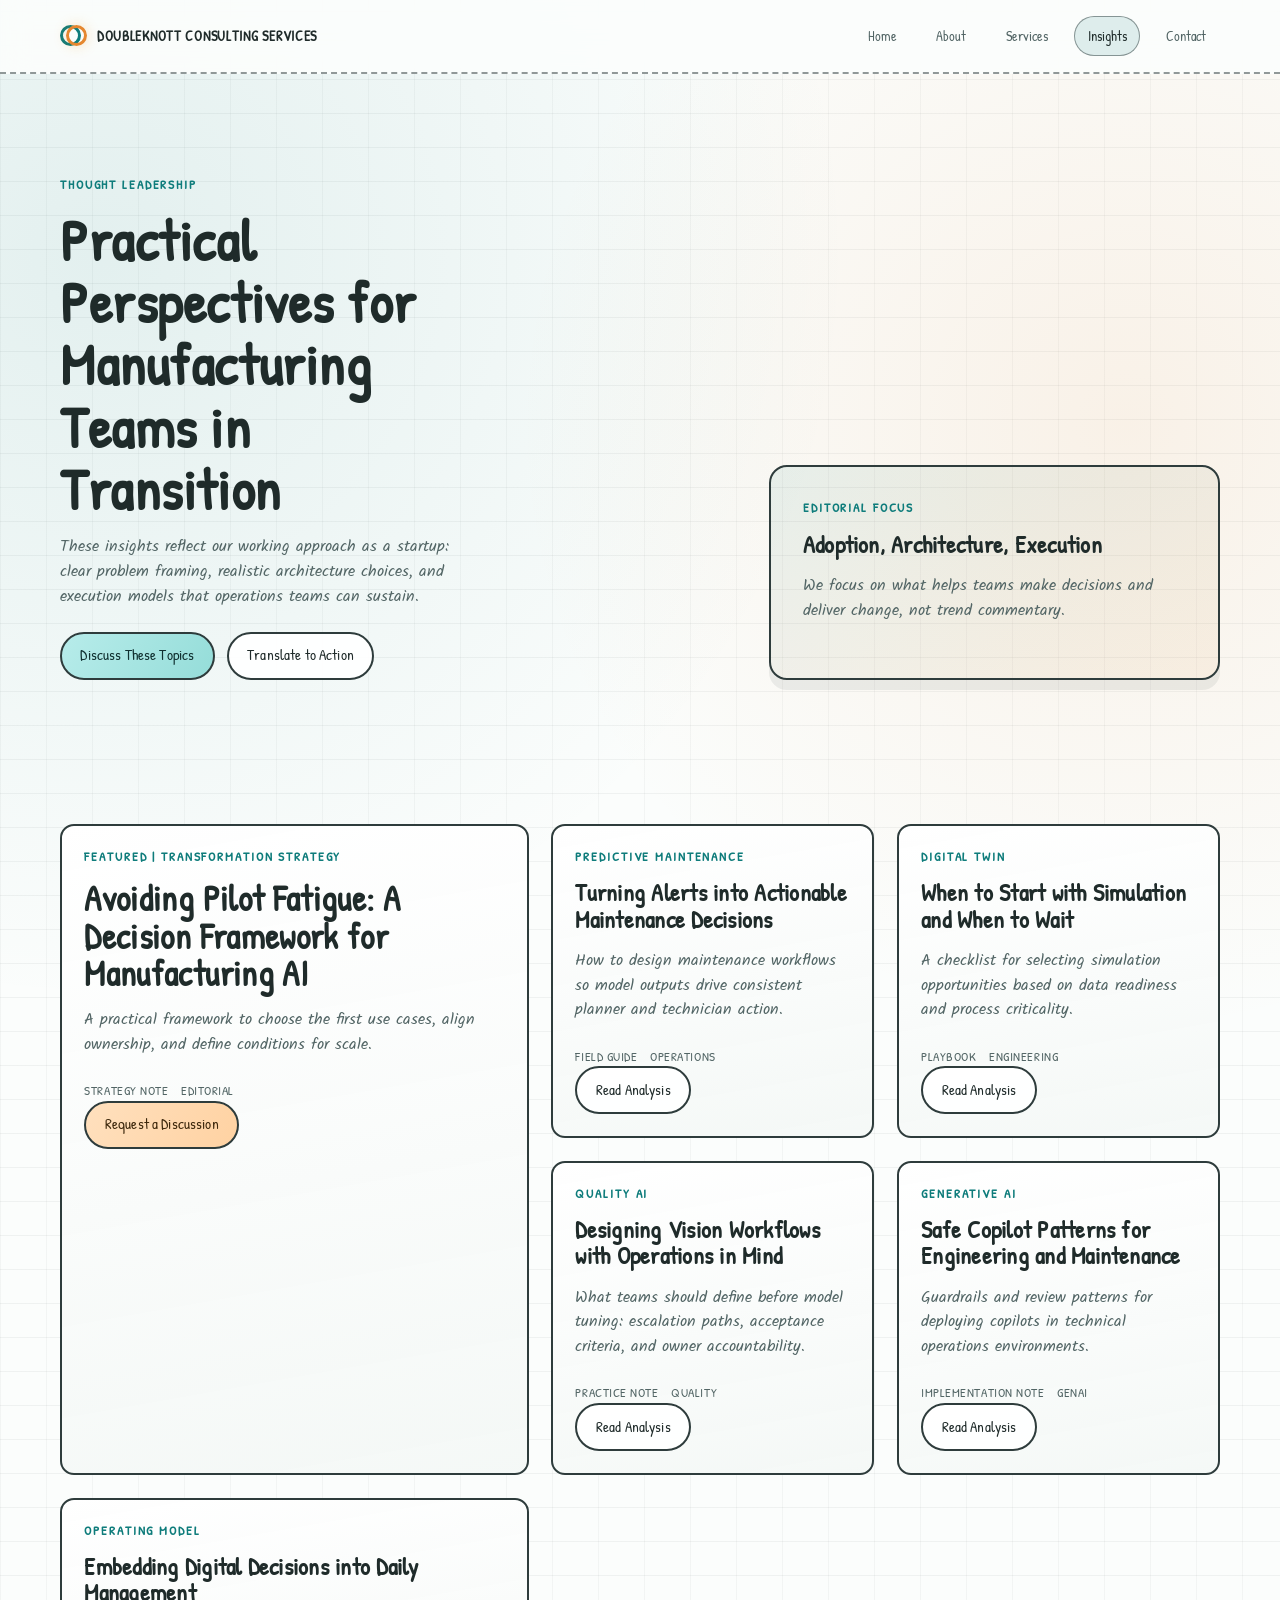
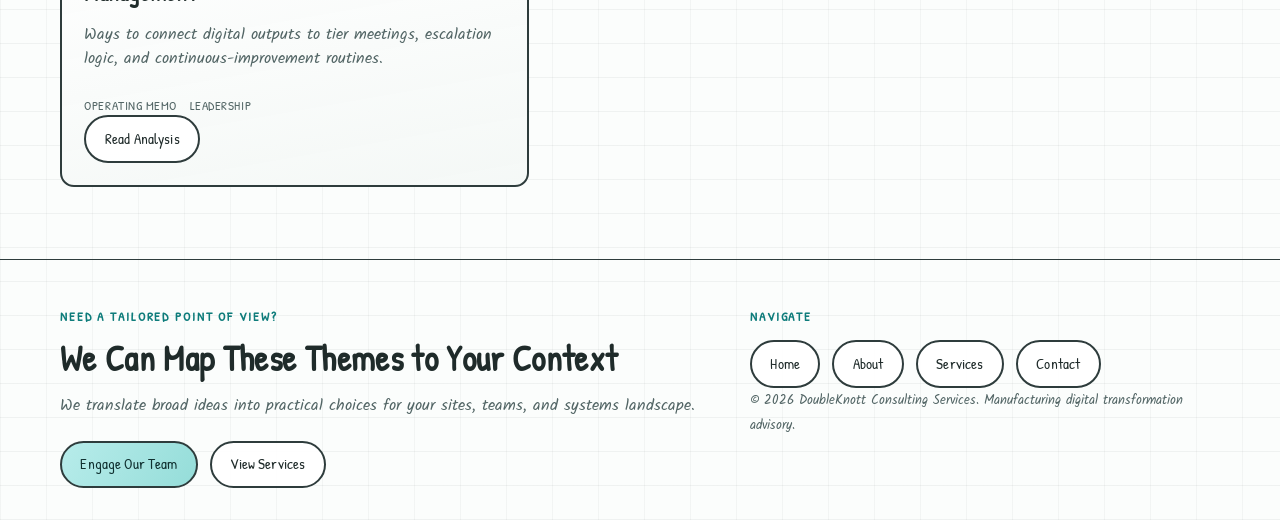
<file: frontend/insights.html>
<!doctype html>
<html lang="en">
  <head>
    <meta charset="UTF-8" />
    <meta name="viewport" content="width=device-width, initial-scale=1.0" />
    <title>Insights | DoubleKnott Consulting Services</title>
    <meta name="description" content="Thought pieces from DoubleKnott Consulting Services on manufacturing digital transformation and AI adoption in operations." />
    <link rel="preconnect" href="https://fonts.googleapis.com" />
    <link rel="preconnect" href="https://fonts.gstatic.com" crossorigin />
    <link href="https://fonts.googleapis.com/css2?family=Kalam:wght@300;400;700&family=Patrick+Hand&display=swap" rel="stylesheet" />
    <link rel="stylesheet" href="styles/main.css" />
    <link rel="stylesheet" href="styles/components.css" />
    <link rel="stylesheet" href="styles/animations.css" />
  </head>
  <body>
    <div class="site-shell">
      <header class="site-header">
        <nav class="nav-wrap" aria-label="Primary navigation">
          <a class="brand" href="index.html"><span class="brand-mark"></span>DoubleKnott Consulting Services</a>
          <button class="nav-toggle" aria-expanded="false" aria-label="Open menu">☰</button>
          <div class="nav-links">
            <a class="nav-link" href="index.html">Home</a>
            <a class="nav-link" href="about.html">About</a>
            <a class="nav-link" href="services.html">Services</a>
            <a class="nav-link is-active" href="insights.html">Insights</a>
            <a class="nav-link" href="contact.html">Contact</a>
          </div>
        </nav>
      </header>

      <main>
        <section class="hero container">
          <div class="hero-layout">
            <div>
              <p class="kicker">Thought Leadership</p>
              <h1>Practical Perspectives for Manufacturing Teams in Transition</h1>
              <p>
                These insights reflect our working approach as a startup: clear problem framing, realistic architecture choices,
                and execution models that operations teams can sustain.
              </p>
              <div class="actions">
                <a class="btn btn-primary pulse" href="contact.html">Discuss These Topics</a>
                <a class="btn btn-ghost" href="services.html">Translate to Action</a>
              </div>
            </div>
            <aside class="hero-panel">
              <p class="kicker">Editorial Focus</p>
              <h3>Adoption, Architecture, Execution</h3>
              <p>We focus on what helps teams make decisions and deliver change, not trend commentary.</p>
            </aside>
          </div>
        </section>

        <section class="section container">
          <div class="article-grid">
            <article class="card article-feature reveal">
              <p class="kicker">Featured | Transformation Strategy</p>
              <h2>Avoiding Pilot Fatigue: A Decision Framework for Manufacturing AI</h2>
              <p>
                A practical framework to choose the first use cases, align ownership, and define conditions for scale.
              </p>
              <div class="meta-row">
                <span>Strategy Note</span>
                <span>Editorial</span>
              </div>
              <a class="btn btn-secondary" href="contact.html">Request a Discussion</a>
            </article>

            <article class="card reveal reveal-delay-1">
              <p class="kicker">Predictive Maintenance</p>
              <h3>Turning Alerts into Actionable Maintenance Decisions</h3>
              <p>How to design maintenance workflows so model outputs drive consistent planner and technician action.</p>
              <div class="meta-row"><span>Field Guide</span><span>Operations</span></div>
              <a class="btn btn-ghost" href="contact.html">Read Analysis</a>
            </article>

            <article class="card reveal reveal-delay-2">
              <p class="kicker">Digital Twin</p>
              <h3>When to Start with Simulation and When to Wait</h3>
              <p>A checklist for selecting simulation opportunities based on data readiness and process criticality.</p>
              <div class="meta-row"><span>Playbook</span><span>Engineering</span></div>
              <a class="btn btn-ghost" href="contact.html">Read Analysis</a>
            </article>

            <article class="card reveal">
              <p class="kicker">Quality AI</p>
              <h3>Designing Vision Workflows with Operations in Mind</h3>
              <p>What teams should define before model tuning: escalation paths, acceptance criteria, and owner accountability.</p>
              <div class="meta-row"><span>Practice Note</span><span>Quality</span></div>
              <a class="btn btn-ghost" href="contact.html">Read Analysis</a>
            </article>

            <article class="card reveal reveal-delay-1">
              <p class="kicker">Generative AI</p>
              <h3>Safe Copilot Patterns for Engineering and Maintenance</h3>
              <p>Guardrails and review patterns for deploying copilots in technical operations environments.</p>
              <div class="meta-row"><span>Implementation Note</span><span>GenAI</span></div>
              <a class="btn btn-ghost" href="contact.html">Read Analysis</a>
            </article>

            <article class="card reveal reveal-delay-2">
              <p class="kicker">Operating Model</p>
              <h3>Embedding Digital Decisions into Daily Management</h3>
              <p>Ways to connect digital outputs to tier meetings, escalation logic, and continuous-improvement routines.</p>
              <div class="meta-row"><span>Operating Memo</span><span>Leadership</span></div>
              <a class="btn btn-ghost" href="contact.html">Read Analysis</a>
            </article>
          </div>
        </section>
      </main>

      <footer class="footer">
        <div class="container footer-grid">
          <div>
            <p class="kicker">Need a Tailored Point of View?</p>
            <h2>We Can Map These Themes to Your Context</h2>
            <p>We translate broad ideas into practical choices for your sites, teams, and systems landscape.</p>
            <div class="actions">
              <a class="btn btn-primary" href="contact.html">Engage Our Team</a>
              <a class="btn btn-ghost" href="services.html">View Services</a>
            </div>
          </div>
          <div>
            <p class="kicker">Navigate</p>
            <div class="actions">
              <a class="btn btn-ghost" href="index.html">Home</a>
              <a class="btn btn-ghost" href="about.html">About</a>
              <a class="btn btn-ghost" href="services.html">Services</a>
              <a class="btn btn-ghost" href="contact.html">Contact</a>
            </div>
            <small>© 2026 DoubleKnott Consulting Services. Manufacturing digital transformation advisory.</small>
          </div>
        </div>
      </footer>
    </div>
    <script src="scripts.js"></script>
  </body>
</html>
</file>
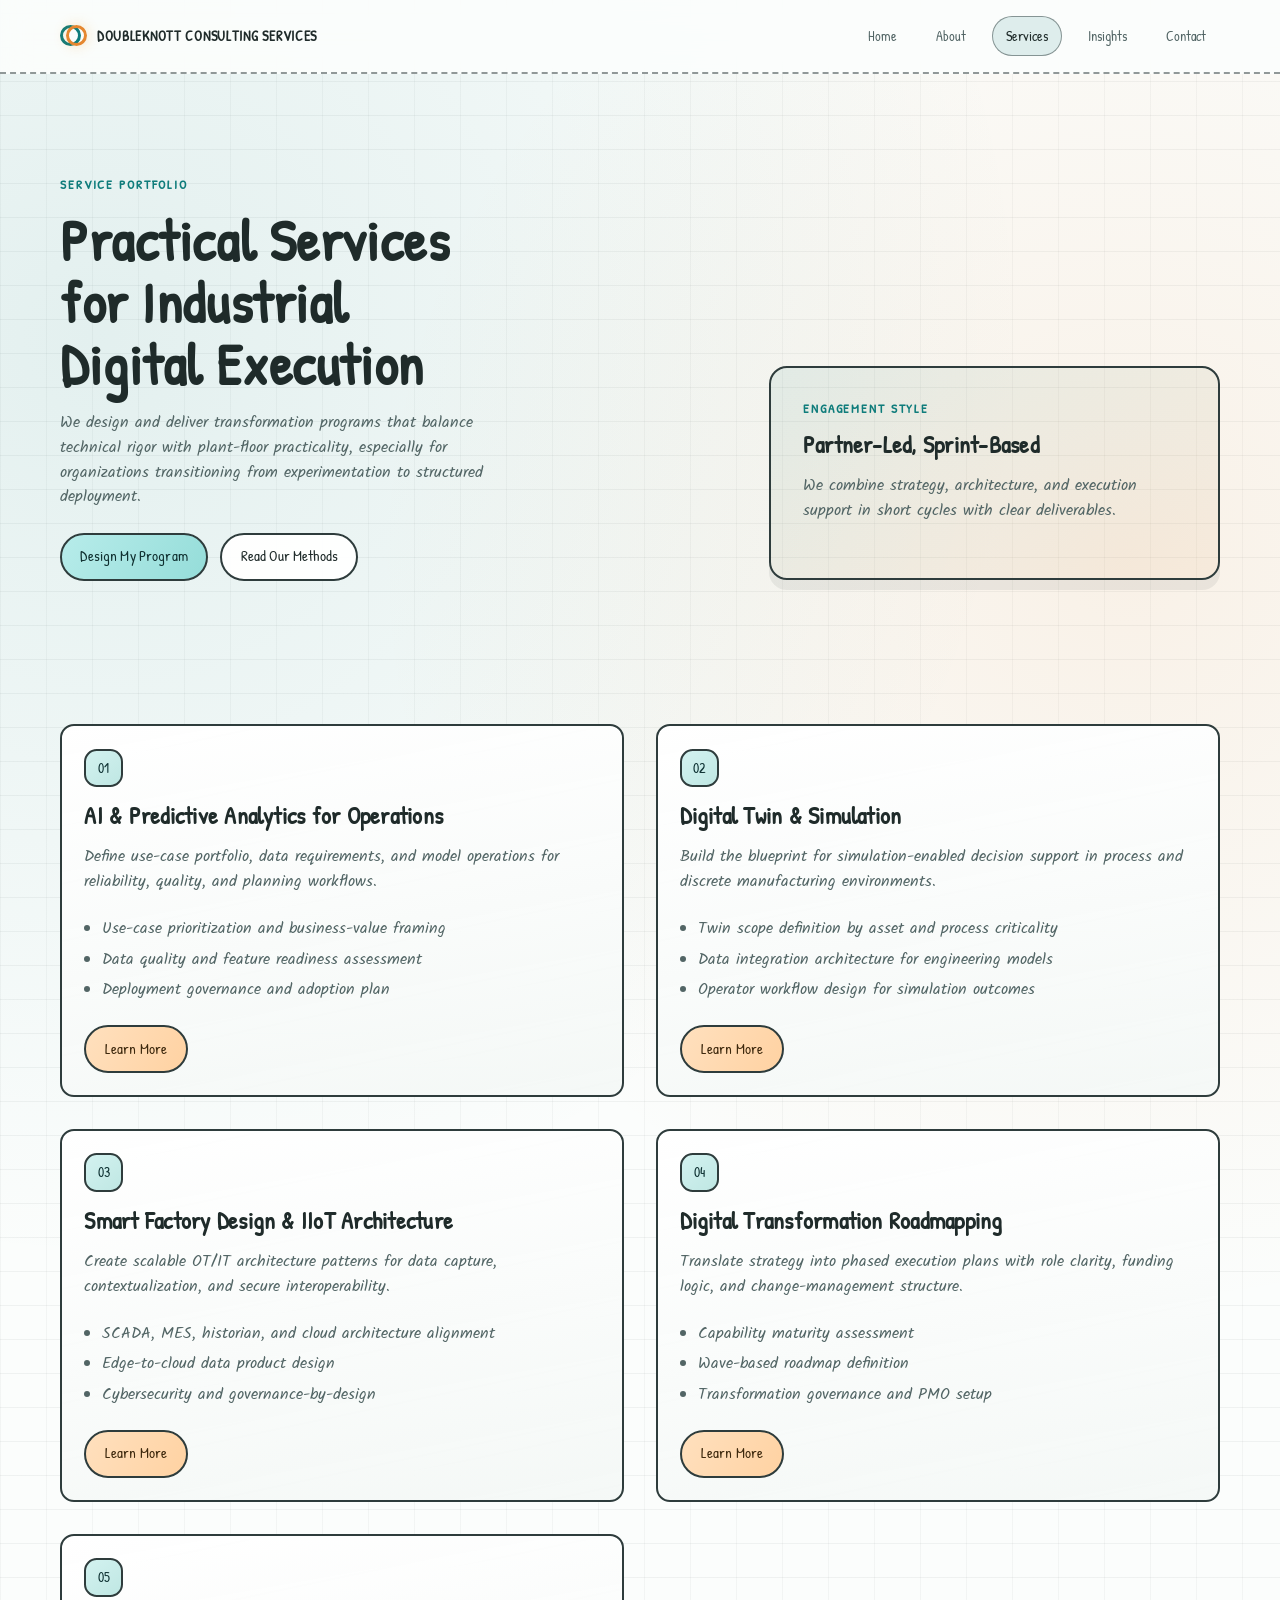
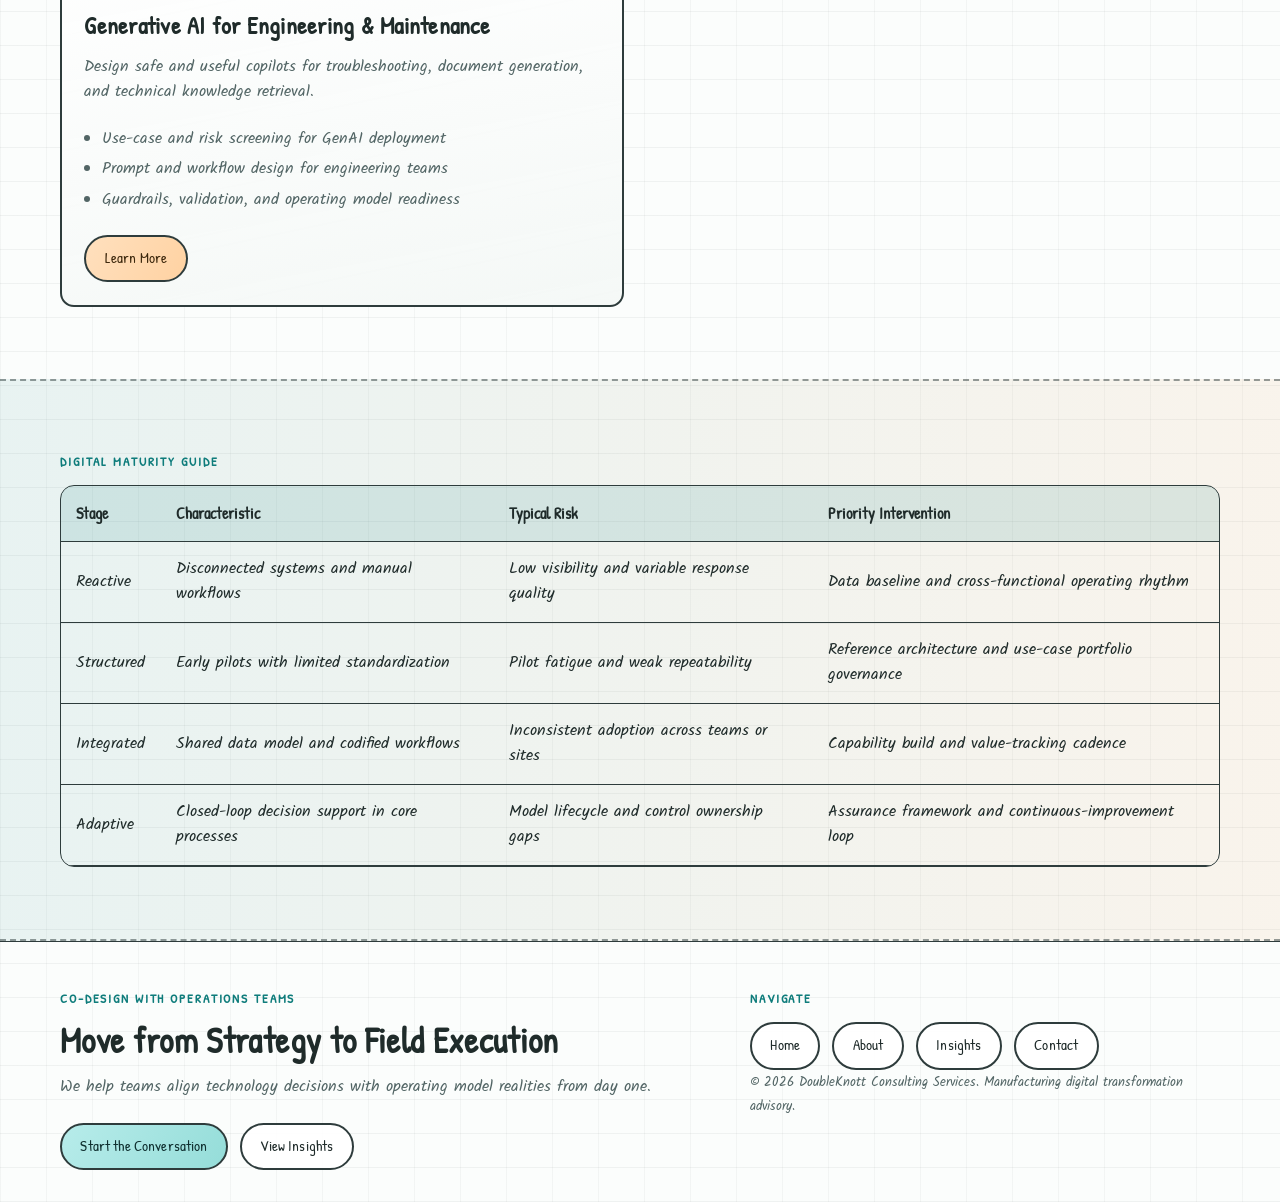
<file: frontend/services.html>
<!doctype html>
<html lang="en">
  <head>
    <meta charset="UTF-8" />
    <meta name="viewport" content="width=device-width, initial-scale=1.0" />
    <title>Services | DoubleKnott Consulting Services</title>
    <meta name="description" content="Service lines for manufacturing digital transformation across AI, digital twins, IIoT architecture, and execution roadmaps." />
    <link rel="preconnect" href="https://fonts.googleapis.com" />
    <link rel="preconnect" href="https://fonts.gstatic.com" crossorigin />
    <link href="https://fonts.googleapis.com/css2?family=Kalam:wght@300;400;700&family=Patrick+Hand&display=swap" rel="stylesheet" />
    <link rel="stylesheet" href="styles/main.css" />
    <link rel="stylesheet" href="styles/components.css" />
    <link rel="stylesheet" href="styles/animations.css" />
  </head>
  <body>
    <div class="site-shell">
      <header class="site-header">
        <nav class="nav-wrap" aria-label="Primary navigation">
          <a class="brand" href="index.html"><span class="brand-mark"></span>DoubleKnott Consulting Services</a>
          <button class="nav-toggle" aria-expanded="false" aria-label="Open menu">☰</button>
          <div class="nav-links">
            <a class="nav-link" href="index.html">Home</a>
            <a class="nav-link" href="about.html">About</a>
            <a class="nav-link is-active" href="services.html">Services</a>
            <a class="nav-link" href="insights.html">Insights</a>
            <a class="nav-link" href="contact.html">Contact</a>
          </div>
        </nav>
      </header>

      <main>
        <section class="hero container">
          <div class="hero-layout">
            <div>
              <p class="kicker">Service Portfolio</p>
              <h1>Practical Services for Industrial Digital Execution</h1>
              <p>
                We design and deliver transformation programs that balance technical rigor with plant-floor practicality,
                especially for organizations transitioning from experimentation to structured deployment.
              </p>
              <div class="actions">
                <a class="btn btn-primary pulse" href="contact.html">Design My Program</a>
                <a class="btn btn-ghost" href="insights.html">Read Our Methods</a>
              </div>
            </div>
            <aside class="hero-panel">
              <p class="kicker">Engagement Style</p>
              <h3>Partner-Led, Sprint-Based</h3>
              <p>We combine strategy, architecture, and execution support in short cycles with clear deliverables.</p>
            </aside>
          </div>
        </section>

        <section class="section container">
          <div class="grid-2">
            <article class="card reveal">
              <div class="icon-pill">01</div>
              <h3>AI &amp; Predictive Analytics for Operations</h3>
              <p>Define use-case portfolio, data requirements, and model operations for reliability, quality, and planning workflows.</p>
              <ul>
                <li>Use-case prioritization and business-value framing</li>
                <li>Data quality and feature readiness assessment</li>
                <li>Deployment governance and adoption plan</li>
              </ul>
              <a class="btn btn-secondary" href="contact.html">Learn More</a>
            </article>

            <article class="card reveal reveal-delay-1">
              <div class="icon-pill">02</div>
              <h3>Digital Twin &amp; Simulation</h3>
              <p>Build the blueprint for simulation-enabled decision support in process and discrete manufacturing environments.</p>
              <ul>
                <li>Twin scope definition by asset and process criticality</li>
                <li>Data integration architecture for engineering models</li>
                <li>Operator workflow design for simulation outcomes</li>
              </ul>
              <a class="btn btn-secondary" href="contact.html">Learn More</a>
            </article>

            <article class="card reveal reveal-delay-2">
              <div class="icon-pill">03</div>
              <h3>Smart Factory Design &amp; IIoT Architecture</h3>
              <p>Create scalable OT/IT architecture patterns for data capture, contextualization, and secure interoperability.</p>
              <ul>
                <li>SCADA, MES, historian, and cloud architecture alignment</li>
                <li>Edge-to-cloud data product design</li>
                <li>Cybersecurity and governance-by-design</li>
              </ul>
              <a class="btn btn-secondary" href="contact.html">Learn More</a>
            </article>

            <article class="card reveal reveal-delay-3">
              <div class="icon-pill">04</div>
              <h3>Digital Transformation Roadmapping</h3>
              <p>Translate strategy into phased execution plans with role clarity, funding logic, and change-management structure.</p>
              <ul>
                <li>Capability maturity assessment</li>
                <li>Wave-based roadmap definition</li>
                <li>Transformation governance and PMO setup</li>
              </ul>
              <a class="btn btn-secondary" href="contact.html">Learn More</a>
            </article>

            <article class="card reveal">
              <div class="icon-pill">05</div>
              <h3>Generative AI for Engineering &amp; Maintenance</h3>
              <p>Design safe and useful copilots for troubleshooting, document generation, and technical knowledge retrieval.</p>
              <ul>
                <li>Use-case and risk screening for GenAI deployment</li>
                <li>Prompt and workflow design for engineering teams</li>
                <li>Guardrails, validation, and operating model readiness</li>
              </ul>
              <a class="btn btn-secondary" href="contact.html">Learn More</a>
            </article>
          </div>
        </section>

        <section class="section band">
          <div class="container">
            <p class="kicker">Digital Maturity Guide</p>
            <div class="table-wrap reveal">
              <table>
                <thead>
                  <tr>
                    <th>Stage</th>
                    <th>Characteristic</th>
                    <th>Typical Risk</th>
                    <th>Priority Intervention</th>
                  </tr>
                </thead>
                <tbody>
                  <tr>
                    <td>Reactive</td>
                    <td>Disconnected systems and manual workflows</td>
                    <td>Low visibility and variable response quality</td>
                    <td>Data baseline and cross-functional operating rhythm</td>
                  </tr>
                  <tr>
                    <td>Structured</td>
                    <td>Early pilots with limited standardization</td>
                    <td>Pilot fatigue and weak repeatability</td>
                    <td>Reference architecture and use-case portfolio governance</td>
                  </tr>
                  <tr>
                    <td>Integrated</td>
                    <td>Shared data model and codified workflows</td>
                    <td>Inconsistent adoption across teams or sites</td>
                    <td>Capability build and value-tracking cadence</td>
                  </tr>
                  <tr>
                    <td>Adaptive</td>
                    <td>Closed-loop decision support in core processes</td>
                    <td>Model lifecycle and control ownership gaps</td>
                    <td>Assurance framework and continuous-improvement loop</td>
                  </tr>
                </tbody>
              </table>
            </div>
          </div>
        </section>
      </main>

      <footer class="footer">
        <div class="container footer-grid">
          <div>
            <p class="kicker">Co-Design with Operations Teams</p>
            <h2>Move from Strategy to Field Execution</h2>
            <p>We help teams align technology decisions with operating model realities from day one.</p>
            <div class="actions">
              <a class="btn btn-primary" href="contact.html">Start the Conversation</a>
              <a class="btn btn-ghost" href="insights.html">View Insights</a>
            </div>
          </div>
          <div>
            <p class="kicker">Navigate</p>
            <div class="actions">
              <a class="btn btn-ghost" href="index.html">Home</a>
              <a class="btn btn-ghost" href="about.html">About</a>
              <a class="btn btn-ghost" href="insights.html">Insights</a>
              <a class="btn btn-ghost" href="contact.html">Contact</a>
            </div>
            <small>© 2026 DoubleKnott Consulting Services. Manufacturing digital transformation advisory.</small>
          </div>
        </div>
      </footer>
    </div>
    <script src="scripts.js"></script>
  </body>
</html>
</file>
<file: styles/main.css>
:root {
  --bg: #fbfdfc;
  --bg-elevated: #f4f8f6;
  --bg-soft: #eef4f1;
  --surface: #ffffff;
  --text: #1f2b2a;
  --text-dim: #526565;
  --line: #2e3c3c;
  --primary: #0e7c7b;
  --secondary: #e5872f;
  --success: #2f9f69;
  --danger: #d64a4a;
  --shadow: 0 10px 0 rgba(46, 60, 60, 0.08);
  --radius-lg: 18px;
  --radius-md: 14px;
  --radius-sm: 10px;
  --site-width: min(1160px, 92vw);

  --font-head: "Patrick Hand", "Trebuchet MS", sans-serif;
  --font-body: "Kalam", "Segoe Print", cursive;

  --h1: clamp(1.2rem, 2.5vw, 2.5rem);
  --h2: clamp(1.6rem, 2.7vw, 2.8rem);
  --h3: clamp(1.2rem, 1.9vw, 1.6rem);
  --body: clamp(1rem, 1.05vw, 1.08rem);
  --caption: 0.84rem;

  --space-1: 0.45rem;
  --space-2: 0.75rem;
  --space-3: 1rem;
  --space-4: 1.4rem;
  --space-5: 2rem;
  --space-6: 3rem;
  --space-7: 4.5rem;

  --radial-a: rgba(14, 124, 123, 0.1);
  --radial-b: rgba(229, 135, 47, 0.1);
  --grid-h: rgba(46, 60, 60, 0.06);
  --grid-v: rgba(46, 60, 60, 0.045);

  --header-bg: rgba(251, 253, 252, 0.92);
  --header-border: rgba(46, 60, 60, 0.52);
  --mobile-nav-bg: rgba(251, 253, 252, 0.98);

  --nav-hover-bg: rgba(14, 124, 123, 0.12);
  --nav-hover-border: rgba(46, 60, 60, 0.5);

  --panel-bg: linear-gradient(155deg, rgba(14, 124, 123, 0.08), rgba(229, 135, 47, 0.08));
  --card-bg:
    linear-gradient(170deg, rgba(255, 255, 255, 0.98), rgba(244, 248, 246, 0.95)),
    repeating-linear-gradient(-12deg, rgba(46, 60, 60, 0.03) 0 2px, transparent 2px 14px);

  --btn-primary-text: #103030;
  --btn-primary-bg: linear-gradient(120deg, #b7ecea, #95ddd9);
  --btn-secondary-text: #3d280d;
  --btn-secondary-bg: linear-gradient(120deg, #ffe0be, #ffd2a2);
  --btn-ghost-bg: rgba(255, 255, 255, 0.92);
  --icon-pill-bg: linear-gradient(140deg, #d3f2f0, #bfe7e3);
  --icon-pill-text: #113435;
  --table-head-bg: rgba(14, 124, 123, 0.12);
  --input-bg: #ffffff;
}

html[data-theme="dark"] {
  color-scheme: dark;
  --bg: #0f1618;
  --bg-elevated: #162225;
  --bg-soft: #1b2a2d;
  --surface: #202f33;
  --text: #e6f0ef;
  --text-dim: #b2c3c2;
  --line: #6f8586;
  --primary: #5fd7d2;
  --secondary: #ffbf78;
  --shadow: 0 12px 22px rgba(0, 0, 0, 0.28);

  --radial-a: rgba(95, 215, 210, 0.16);
  --radial-b: rgba(255, 191, 120, 0.14);
  --grid-h: rgba(190, 210, 210, 0.07);
  --grid-v: rgba(190, 210, 210, 0.05);

  --header-bg: rgba(15, 22, 24, 0.9);
  --header-border: rgba(132, 156, 157, 0.65);
  --mobile-nav-bg: rgba(15, 22, 24, 0.97);

  --nav-hover-bg: rgba(95, 215, 210, 0.2);
  --nav-hover-border: rgba(180, 201, 201, 0.6);

  --panel-bg: linear-gradient(155deg, rgba(95, 215, 210, 0.13), rgba(255, 191, 120, 0.11));
  --card-bg:
    linear-gradient(170deg, rgba(28, 43, 47, 0.97), rgba(22, 34, 37, 0.94)),
    repeating-linear-gradient(-12deg, rgba(180, 205, 205, 0.06) 0 2px, transparent 2px 14px);

  --btn-primary-text: #0b2525;
  --btn-primary-bg: linear-gradient(120deg, #9ae7e2, #6ed6cf);
  --btn-secondary-text: #2d1a06;
  --btn-secondary-bg: linear-gradient(120deg, #ffdcb4, #ffc488);
  --btn-ghost-bg: rgba(26, 38, 41, 0.9);
  --icon-pill-bg: linear-gradient(140deg, #a4e5e1, #79d3ce);
  --icon-pill-text: #082324;
  --table-head-bg: rgba(95, 215, 210, 0.2);
  --input-bg: #1a2a2d;
}

* {
  box-sizing: border-box;
}

html {
  scroll-behavior: smooth;
}

body {
  margin: 0;
  font-family: var(--font-body);
  font-size: var(--body);
  line-height: 1.55;
  color: var(--text);
  background:
    radial-gradient(circle at 8% 12%, var(--radial-a), transparent 34%),
    radial-gradient(circle at 88% 20%, var(--radial-b), transparent 30%),
    repeating-linear-gradient(0deg, var(--grid-h) 0 1px, transparent 1px 34px),
    repeating-linear-gradient(90deg, var(--grid-v) 0 1px, transparent 1px 46px),
    var(--bg);
  min-height: 100vh;
}

a {
  color: inherit;
  text-decoration: none;
}

img {
  max-width: 100%;
  display: block;
}

.site-shell {
  overflow: clip;
}

.container {
  width: var(--site-width);
  margin: 0 auto;
}

.section {
  padding: var(--space-7) 0;
}

.section-compact {
  padding: var(--space-6) 0;
}

h1,
h2,
h3,
h4 {
  font-family: var(--font-head);
  line-height: 1.08;
  margin: 0 0 var(--space-3);
  letter-spacing: 0.01em;
}

h1 {
  font-size: var(--h1);
  text-align: justify;
}

h2 {
  font-size: var(--h2);
}

h3 {
  font-size: var(--h3);
}

p {
  margin: 0 0 var(--space-4);
  color: var(--text-dim);
  text-align: justify;
}

.kicker {
  font: 700 var(--caption) / 1.2 var(--font-head);
  letter-spacing: 0.14em;
  text-transform: uppercase;
  color: var(--primary);
  margin-bottom: var(--space-3);
}

.metric {
  font-family: var(--font-head);
  font-size: clamp(2.1rem, 4vw, 3.3rem);
  color: var(--text);
}

.grid-2 {
  display: grid;
  grid-template-columns: repeat(2, minmax(0, 1fr));
  gap: var(--space-5);
}

.grid-3 {
  display: grid;
  grid-template-columns: repeat(3, minmax(0, 1fr));
  gap: var(--space-4);
}

.grid-4 {
  display: grid;
  grid-template-columns: repeat(4, minmax(0, 1fr));
  gap: var(--space-4);
}

.band {
  background: linear-gradient(90deg, rgba(14, 124, 123, 0.08), rgba(229, 135, 47, 0.08));
  border-top: 2px dashed rgba(46, 60, 60, 0.5);
  border-bottom: 2px dashed rgba(46, 60, 60, 0.5);
}

.bg-soft {
  background: linear-gradient(170deg, rgba(232, 241, 237, 0.95), rgba(244, 248, 246, 0.9));
}

.text-light {
  color: var(--text);
}

.text-dim {
  color: var(--text-dim);
}

.text-primary {
  color: var(--primary);
}

.text-secondary {
  color: var(--secondary);
}

.reveal {
  opacity: 0;
  transform: translateY(18px);
  transition: opacity 0.7s ease, transform 0.7s ease;
}

.reveal.is-visible {
  opacity: 1;
  transform: translateY(0);
}

.footer {
  border-top: 1px solid var(--line);
  padding: var(--space-6) 0 var(--space-5);
}

.footer-grid {
  display: grid;
  grid-template-columns: 1.4fr 1fr;
  gap: var(--space-5);
}

.footer small {
  color: var(--text-dim);
}

@media (max-width: 980px) {
  .grid-4 {
    grid-template-columns: repeat(2, minmax(0, 1fr));
  }

  .grid-3,
  .grid-2,
  .footer-grid {
    grid-template-columns: 1fr;
  }

  .section {
    padding: var(--space-6) 0;
  }
}

@media (max-width: 640px) {
  :root {
    --site-width: min(1120px, 94vw);
  }

  .section {
    padding: 2.6rem 0;
  }
}
</file>
<file: styles/components.css>
.site-header {
  position: sticky;
  top: 0;
  z-index: 40;
  background: var(--header-bg);
  backdrop-filter: blur(14px);
  border-bottom: 2px dashed var(--header-border);
}

.nav-wrap {
  width: var(--site-width);
  margin: 0 auto;
  min-height: 72px;
  display: flex;
  align-items: center;
  justify-content: space-between;
  gap: var(--space-3);
}

.brand {
  font-family: var(--font-head);
  font-weight: 700;
  letter-spacing: 0.05em;
  text-transform: uppercase;
  font-size: clamp(0.7rem, 1.4vw, 0.9rem);
  color: var(--text);
  display: inline-flex;
  align-items: center;
  gap: 0.6rem;
  white-space: nowrap;
}

.brand-mark {
  position: relative;
  inline-size: 1.7rem;
  block-size: 1.7rem;
  background: transparent;
}

.brand-mark::before,
.brand-mark::after {
  content: "";
  position: absolute;
  top: 0.18rem;
  width: 0.95rem;
  height: 0.95rem;
  border: 3px solid var(--primary);
  border-radius: 999px;
  box-shadow: none;
}

.brand-mark::before {
  left: 0;
}

.brand-mark::after {
  right: 0;
  border-color: var(--secondary);
  box-shadow: 0 0 14px rgba(241, 143, 1, 0.24);
}

.nav-links {
  display: flex;
  align-items: center;
  gap: var(--space-2);
}

.nav-link {
  font-family: var(--font-head);
  font-size: 0.9rem;
  padding: 0.52rem 0.8rem;
  border-radius: 999px;
  color: var(--text-dim);
  border: 1px solid transparent;
  transition: background-color 0.3s ease, color 0.3s ease, border-color 0.3s ease;
}

.nav-link:hover,
.nav-link:focus-visible,
.nav-link.is-active {
  color: var(--text);
  background: var(--nav-hover-bg);
  border-color: var(--nav-hover-border);
}

.nav-toggle {
  display: none;
  inline-size: 2.3rem;
  block-size: 2.3rem;
  border-radius: 50%;
  border: 1px solid var(--line);
  background: transparent;
  color: var(--text);
}

.theme-toggle {
  font-family: var(--font-head);
}

.hero {
  padding: clamp(2rem, 4vw, 3rem) 0 var(--space-7);
}

.hero-layout {
  display: block;
}

.hero-panel {
  background: var(--panel-bg);
  border: 2px solid var(--line);
  border-radius: var(--radius-lg);
  padding: var(--space-5);
  box-shadow: var(--shadow);
  margin-top: var(--space-5);
  max-width: 500px;
}

.hero h1 {
  max-width: none;
}

.hero p {
  max-width: none;
  text-align: justify;
}

.actions {
  display: flex;
  flex-wrap: wrap;
  gap: var(--space-2);
}

.btn {
  font-family: var(--font-head);
  font-size: 0.92rem;
  letter-spacing: 0.01em;
  line-height: 1;
  display: inline-flex;
  align-items: center;
  justify-content: center;
  gap: 0.45rem;
  padding: 0.9rem 1.15rem;
  border-radius: 999px;
  border: 2px solid var(--line);
  transition: transform 0.24s ease, background-color 0.24s ease, border-color 0.24s ease;
  cursor: pointer;
}

.btn:hover,
.btn:focus-visible {
  transform: translateY(-2px);
}

.btn-primary {
  color: var(--btn-primary-text);
  background: var(--btn-primary-bg);
}

.btn-secondary {
  color: var(--btn-secondary-text);
  background: var(--btn-secondary-bg);
}

.btn-ghost {
  color: var(--text);
  border-color: var(--line);
  background: var(--btn-ghost-bg);
}

.card {
  position: relative;
  border-radius: var(--radius-md);
  border: 2px solid var(--line);
  background: var(--card-bg);
  padding: var(--space-4);
  display: flex;
  flex-direction: column;
  height: 100%;
  transition: transform 0.26s ease, border-color 0.26s ease;
}

.card:hover {
  transform: translateY(-4px);
  border-color: rgba(14, 124, 123, 0.8);
}

.card ul {
  margin: 0 0 var(--space-4);
  padding-left: 1.1rem;
  color: var(--text-dim);
}

.card li {
  margin-bottom: 0.35rem;
}

.grid-4 .card .btn {
  margin-top: auto;
  align-self: flex-start;
}

.icon-pill {
  inline-size: 2.4rem;
  block-size: 2.4rem;
  border-radius: 0.8rem;
  display: grid;
  place-items: center;
  margin-bottom: var(--space-3);
  font-family: var(--font-head);
  font-size: 0.9rem;
  color: var(--icon-pill-text);
  border: 2px solid var(--line);
  background: var(--icon-pill-bg);
}

.meta-row {
  display: flex;
  align-items: center;
  gap: 0.8rem;
  color: var(--text-dim);
  font-size: var(--caption);
  font-family: var(--font-head);
  letter-spacing: 0.04em;
  text-transform: uppercase;
}

.logo-strip {
  display: grid;
  grid-template-columns: repeat(6, minmax(0, 1fr));
  gap: var(--space-2);
}

.logo-chip {
  font-family: var(--font-head);
  border: 2px dashed var(--line);
  border-radius: 999px;
  padding: 0.62rem 0.7rem;
  text-align: center;
  color: var(--text-dim);
  font-size: 0.8rem;
}

.table-wrap {
  overflow-x: auto;
  border: 1px solid var(--line);
  border-radius: var(--radius-md);
}

table {
  width: 100%;
  border-collapse: collapse;
  min-width: 640px;
}

th,
td {
  padding: 0.95rem;
  border-bottom: 1px solid var(--line);
  text-align: left;
}

th {
  font-family: var(--font-head);
  color: var(--text);
  background: var(--table-head-bg);
}

details {
  border-top: 1px solid var(--line);
  margin-top: var(--space-3);
  padding-top: var(--space-3);
}

summary {
  cursor: pointer;
  font-family: var(--font-head);
  color: var(--primary);
}

.article-grid {
  display: grid;
  grid-template-columns: 1.45fr 1fr 1fr;
  gap: var(--space-4);
}

.article-feature {
  grid-row: span 2;
}

.timeline {
  position: relative;
  margin-left: 0.5rem;
}

.timeline::before {
  content: "";
  position: absolute;
  left: 0.2rem;
  top: 0.3rem;
  bottom: 0.3rem;
  width: 2px;
  background: linear-gradient(var(--primary), var(--secondary));
}

.timeline-item {
  position: relative;
  padding-left: 1.8rem;
  margin-bottom: var(--space-4);
}

.timeline-item::before {
  content: "";
  position: absolute;
  left: -0.03rem;
  top: 0.35rem;
  width: 0.55rem;
  height: 0.55rem;
  border-radius: 50%;
  background: var(--secondary);
}

.form-grid {
  display: grid;
  gap: var(--space-3);
}

.field {
  display: grid;
  gap: 0.45rem;
}

label {
  font-family: var(--font-head);
  font-size: 0.82rem;
  letter-spacing: 0.07em;
  text-transform: uppercase;
  color: var(--text-dim);
}

input,
select,
textarea {
  border: 2px solid var(--line);
  border-radius: var(--radius-sm);
  background: var(--input-bg);
  color: var(--text);
  padding: 0.78rem;
  font-family: var(--font-body);
}

textarea {
  min-height: 130px;
  resize: vertical;
}

input:focus,
select:focus,
textarea:focus {
  outline: 2px solid rgba(14, 124, 123, 0.25);
  border-color: rgba(14, 124, 123, 0.85);
}

input:required:invalid,
select:required:invalid,
textarea:required:invalid {
  border-color: rgba(255, 107, 107, 0.72);
}

input:required:valid,
select:required:valid,
textarea:required:valid {
  border-color: rgba(91, 242, 166, 0.72);
}

.contact-grid {
  display: grid;
  grid-template-columns: 1.2fr 0.8fr;
  gap: var(--space-4);
}

@media (max-width: 980px) {
  .hero-layout,
  .article-grid,
  .contact-grid {
    grid-template-columns: 1fr;
  }

  .article-feature {
    grid-row: auto;
  }

  .logo-strip {
    grid-template-columns: repeat(3, minmax(0, 1fr));
  }

  .nav-toggle {
    display: inline-grid;
    place-items: center;
  }

  .nav-links {
    position: absolute;
    top: 72px;
    left: 0;
    right: 0;
    display: none;
    flex-direction: column;
    align-items: stretch;
    padding: 0.6rem 3vw 1rem;
    background: var(--mobile-nav-bg);
    border-bottom: 2px dashed var(--line);
  }

  .site-header.nav-open .nav-links {
    display: flex;
  }

  .nav-link {
    border-radius: var(--radius-sm);
    padding: 0.72rem 0.85rem;
  }
}

@media (max-width: 640px) {
  .logo-strip {
    grid-template-columns: repeat(2, minmax(0, 1fr));
  }
}
</file>
<file: styles/animations.css>
@keyframes heroRise {
  0% {
    opacity: 0;
    transform: translateY(26px) scale(0.98);
  }
  100% {
    opacity: 1;
    transform: translateY(0) scale(1);
  }
}

@keyframes panelFloat {
  0%,
  100% {
    transform: translateY(0);
  }
  50% {
    transform: translateY(-6px);
  }
}

@keyframes ctaPulse {
  0% {
    box-shadow: 0 0 0 0 rgba(14, 124, 123, 0.4);
  }
  70% {
    box-shadow: 0 0 0 16px rgba(14, 124, 123, 0);
  }
  100% {
    box-shadow: 0 0 0 0 rgba(14, 124, 123, 0);
  }
}

@keyframes tiltGlow {
  0% {
    background-position: 0% 50%;
  }
  100% {
    background-position: 100% 50%;
  }
}

.hero h1,
.hero .kicker,
.hero p,
.hero .actions {
  animation: heroRise 0.78s ease both;
}

.hero .kicker {
  animation-delay: 0.08s;
}

.hero p {
  animation-delay: 0.16s;
}

.hero .actions {
  animation-delay: 0.24s;
}

.hero-panel {
  animation: panelFloat 4.2s ease-in-out infinite;
}

.btn-primary.pulse,
.pulse {
  animation: ctaPulse 2.8s infinite;
}

.card::after {
  content: "";
  position: absolute;
  inset: -1px;
  border-radius: inherit;
  pointer-events: none;
  background: linear-gradient(120deg, rgba(14, 124, 123, 0.14), rgba(229, 135, 47, 0.12), rgba(14, 124, 123, 0.14));
  background-size: 240% 240%;
  opacity: 0;
  transition: opacity 0.25s ease;
}

.card:hover::after {
  opacity: 1;
  animation: tiltGlow 2.6s linear infinite;
}

.reveal-delay-1 {
  transition-delay: 0.08s;
}

.reveal-delay-2 {
  transition-delay: 0.16s;
}

.reveal-delay-3 {
  transition-delay: 0.24s;
}
</file>
<file: frontend/styles/main.css>
:root {
  --bg: #fbfdfc;
  --bg-elevated: #f4f8f6;
  --bg-soft: #eef4f1;
  --surface: #ffffff;
  --text: #1f2b2a;
  --text-dim: #526565;
  --line: #2e3c3c;
  --primary: #0e7c7b;
  --secondary: #e5872f;
  --success: #2f9f69;
  --danger: #d64a4a;
  --shadow: 0 10px 0 rgba(46, 60, 60, 0.08);
  --radius-lg: 18px;
  --radius-md: 14px;
  --radius-sm: 10px;
  --site-width: min(1160px, 92vw);

  --font-head: "Patrick Hand", "Trebuchet MS", sans-serif;
  --font-body: "Kalam", "Segoe Print", cursive;

  --h1: clamp(2.2rem, 4.5vw, 4.5rem);
  --h2: clamp(1.6rem, 2.7vw, 2.8rem);
  --h3: clamp(1.2rem, 1.9vw, 1.6rem);
  --body: clamp(1rem, 1.05vw, 1.08rem);
  --caption: 0.84rem;

  --space-1: 0.45rem;
  --space-2: 0.75rem;
  --space-3: 1rem;
  --space-4: 1.4rem;
  --space-5: 2rem;
  --space-6: 3rem;
  --space-7: 4.5rem;
}

* {
  box-sizing: border-box;
}

html {
  scroll-behavior: smooth;
}

body {
  margin: 0;
  font-family: var(--font-body);
  font-size: var(--body);
  line-height: 1.55;
  color: var(--text);
  background:
    radial-gradient(circle at 8% 12%, rgba(14, 124, 123, 0.1), transparent 34%),
    radial-gradient(circle at 88% 20%, rgba(229, 135, 47, 0.1), transparent 30%),
    repeating-linear-gradient(0deg, rgba(46, 60, 60, 0.06) 0 1px, transparent 1px 34px),
    repeating-linear-gradient(90deg, rgba(46, 60, 60, 0.045) 0 1px, transparent 1px 46px),
    var(--bg);
  min-height: 100vh;
}

a {
  color: inherit;
  text-decoration: none;
}

img {
  max-width: 100%;
  display: block;
}

.site-shell {
  overflow: clip;
}

.container {
  width: var(--site-width);
  margin: 0 auto;
}

.section {
  padding: var(--space-7) 0;
}

.section-compact {
  padding: var(--space-6) 0;
}

h1,
h2,
h3,
h4 {
  font-family: var(--font-head);
  line-height: 1.08;
  margin: 0 0 var(--space-3);
  letter-spacing: 0.01em;
}

h1 {
  font-size: var(--h1);
}

h2 {
  font-size: var(--h2);
}

h3 {
  font-size: var(--h3);
}

p {
  margin: 0 0 var(--space-4);
  color: var(--text-dim);
}

.kicker {
  font: 700 var(--caption) / 1.2 var(--font-head);
  letter-spacing: 0.14em;
  text-transform: uppercase;
  color: var(--primary);
  margin-bottom: var(--space-3);
}

.metric {
  font-family: var(--font-head);
  font-size: clamp(2.1rem, 4vw, 3.3rem);
  color: var(--text);
}

.grid-2 {
  display: grid;
  grid-template-columns: repeat(2, minmax(0, 1fr));
  gap: var(--space-5);
}

.grid-3 {
  display: grid;
  grid-template-columns: repeat(3, minmax(0, 1fr));
  gap: var(--space-4);
}

.grid-4 {
  display: grid;
  grid-template-columns: repeat(4, minmax(0, 1fr));
  gap: var(--space-4);
}

.band {
  background: linear-gradient(90deg, rgba(14, 124, 123, 0.08), rgba(229, 135, 47, 0.08));
  border-top: 2px dashed rgba(46, 60, 60, 0.5);
  border-bottom: 2px dashed rgba(46, 60, 60, 0.5);
}

.bg-soft {
  background: linear-gradient(170deg, rgba(232, 241, 237, 0.95), rgba(244, 248, 246, 0.9));
}

.text-light {
  color: var(--text);
}

.text-dim {
  color: var(--text-dim);
}

.text-primary {
  color: var(--primary);
}

.text-secondary {
  color: var(--secondary);
}

.reveal {
  opacity: 0;
  transform: translateY(18px);
  transition: opacity 0.7s ease, transform 0.7s ease;
}

.reveal.is-visible {
  opacity: 1;
  transform: translateY(0);
}

.footer {
  border-top: 1px solid var(--line);
  padding: var(--space-6) 0 var(--space-5);
}

.footer-grid {
  display: grid;
  grid-template-columns: 1.4fr 1fr;
  gap: var(--space-5);
}

.footer small {
  color: var(--text-dim);
}

@media (max-width: 980px) {
  .grid-4 {
    grid-template-columns: repeat(2, minmax(0, 1fr));
  }

  .grid-3,
  .grid-2,
  .footer-grid {
    grid-template-columns: 1fr;
  }

  .section {
    padding: var(--space-6) 0;
  }
}

@media (max-width: 640px) {
  :root {
    --site-width: min(1120px, 94vw);
  }

  .section {
    padding: 2.6rem 0;
  }
}
</file>
<file: frontend/styles/components.css>
.site-header {
  position: sticky;
  top: 0;
  z-index: 40;
  background: rgba(251, 253, 252, 0.92);
  backdrop-filter: blur(14px);
  border-bottom: 2px dashed rgba(46, 60, 60, 0.52);
}

.nav-wrap {
  width: var(--site-width);
  margin: 0 auto;
  min-height: 72px;
  display: flex;
  align-items: center;
  justify-content: space-between;
  gap: var(--space-3);
}

.brand {
  font-family: var(--font-head);
  font-weight: 700;
  letter-spacing: 0.05em;
  text-transform: uppercase;
  font-size: clamp(0.7rem, 1.4vw, 0.9rem);
  color: var(--text);
  display: inline-flex;
  align-items: center;
  gap: 0.6rem;
  white-space: nowrap;
}

.brand-mark {
  position: relative;
  inline-size: 1.7rem;
  block-size: 1.7rem;
  background: transparent;
}

.brand-mark::before,
.brand-mark::after {
  content: "";
  position: absolute;
  top: 0.18rem;
  width: 0.95rem;
  height: 0.95rem;
  border: 3px solid var(--primary);
  border-radius: 999px;
  box-shadow: none;
}

.brand-mark::before {
  left: 0;
}

.brand-mark::after {
  right: 0;
  border-color: var(--secondary);
  box-shadow: 0 0 14px rgba(241, 143, 1, 0.24);
}

.nav-links {
  display: flex;
  align-items: center;
  gap: var(--space-2);
}

.nav-link {
  font-family: var(--font-head);
  font-size: 0.9rem;
  padding: 0.52rem 0.8rem;
  border-radius: 999px;
  color: var(--text-dim);
  border: 1px solid transparent;
  transition: background-color 0.3s ease, color 0.3s ease, border-color 0.3s ease;
}

.nav-link:hover,
.nav-link:focus-visible,
.nav-link.is-active {
  color: var(--text);
  background: rgba(14, 124, 123, 0.12);
  border-color: rgba(46, 60, 60, 0.5);
}

.nav-toggle {
  display: none;
  inline-size: 2.3rem;
  block-size: 2.3rem;
  border-radius: 50%;
  border: 1px solid var(--line);
  background: transparent;
  color: var(--text);
}

.hero {
  padding: clamp(4.2rem, 8vw, 7.4rem) 0 var(--space-7);
}

.hero-layout {
  display: grid;
  grid-template-columns: 1.2fr 0.8fr;
  gap: var(--space-5);
  align-items: end;
}

.hero-panel {
  background: linear-gradient(155deg, rgba(14, 124, 123, 0.08), rgba(229, 135, 47, 0.08));
  border: 2px solid var(--line);
  border-radius: var(--radius-lg);
  padding: var(--space-5);
  box-shadow: var(--shadow);
}

.hero h1 {
  max-width: 15ch;
}

.hero p {
  max-width: 53ch;
}

.actions {
  display: flex;
  flex-wrap: wrap;
  gap: var(--space-2);
}

.btn {
  font-family: var(--font-head);
  font-size: 0.92rem;
  letter-spacing: 0.01em;
  line-height: 1;
  display: inline-flex;
  align-items: center;
  justify-content: center;
  gap: 0.45rem;
  padding: 0.9rem 1.15rem;
  border-radius: 999px;
  border: 2px solid var(--line);
  transition: transform 0.24s ease, background-color 0.24s ease, border-color 0.24s ease;
  cursor: pointer;
}

.btn:hover,
.btn:focus-visible {
  transform: translateY(-2px);
}

.btn-primary {
  color: #103030;
  background: linear-gradient(120deg, #b7ecea, #95ddd9);
}

.btn-secondary {
  color: #3d280d;
  background: linear-gradient(120deg, #ffe0be, #ffd2a2);
}

.btn-ghost {
  color: var(--text);
  border-color: var(--line);
  background: rgba(255, 255, 255, 0.92);
}

.card {
  position: relative;
  border-radius: var(--radius-md);
  border: 2px solid var(--line);
  background:
    linear-gradient(170deg, rgba(255, 255, 255, 0.98), rgba(244, 248, 246, 0.95)),
    repeating-linear-gradient(-12deg, rgba(46, 60, 60, 0.03) 0 2px, transparent 2px 14px);
  padding: var(--space-4);
  transition: transform 0.26s ease, border-color 0.26s ease;
}

.card:hover {
  transform: translateY(-4px);
  border-color: rgba(14, 124, 123, 0.8);
}

.card ul {
  margin: 0 0 var(--space-4);
  padding-left: 1.1rem;
  color: var(--text-dim);
}

.card li {
  margin-bottom: 0.35rem;
}

.icon-pill {
  inline-size: 2.4rem;
  block-size: 2.4rem;
  border-radius: 0.8rem;
  display: grid;
  place-items: center;
  margin-bottom: var(--space-3);
  font-family: var(--font-head);
  font-size: 0.9rem;
  color: #113435;
  border: 2px solid var(--line);
  background: linear-gradient(140deg, #d3f2f0, #bfe7e3);
}

.meta-row {
  display: flex;
  align-items: center;
  gap: 0.8rem;
  color: var(--text-dim);
  font-size: var(--caption);
  font-family: var(--font-head);
  letter-spacing: 0.04em;
  text-transform: uppercase;
}

.logo-strip {
  display: grid;
  grid-template-columns: repeat(6, minmax(0, 1fr));
  gap: var(--space-2);
}

.logo-chip {
  font-family: var(--font-head);
  border: 2px dashed var(--line);
  border-radius: 999px;
  padding: 0.62rem 0.7rem;
  text-align: center;
  color: var(--text-dim);
  font-size: 0.8rem;
}

.table-wrap {
  overflow-x: auto;
  border: 1px solid var(--line);
  border-radius: var(--radius-md);
}

table {
  width: 100%;
  border-collapse: collapse;
  min-width: 640px;
}

th,
td {
  padding: 0.95rem;
  border-bottom: 1px solid var(--line);
  text-align: left;
}

th {
  font-family: var(--font-head);
  color: var(--text);
  background: rgba(14, 124, 123, 0.12);
}

details {
  border-top: 1px solid var(--line);
  margin-top: var(--space-3);
  padding-top: var(--space-3);
}

summary {
  cursor: pointer;
  font-family: var(--font-head);
  color: var(--primary);
}

.article-grid {
  display: grid;
  grid-template-columns: 1.45fr 1fr 1fr;
  gap: var(--space-4);
}

.article-feature {
  grid-row: span 2;
}

.timeline {
  position: relative;
  margin-left: 0.5rem;
}

.timeline::before {
  content: "";
  position: absolute;
  left: 0.2rem;
  top: 0.3rem;
  bottom: 0.3rem;
  width: 2px;
  background: linear-gradient(var(--primary), var(--secondary));
}

.timeline-item {
  position: relative;
  padding-left: 1.8rem;
  margin-bottom: var(--space-4);
}

.timeline-item::before {
  content: "";
  position: absolute;
  left: -0.03rem;
  top: 0.35rem;
  width: 0.55rem;
  height: 0.55rem;
  border-radius: 50%;
  background: var(--secondary);
}

.form-grid {
  display: grid;
  gap: var(--space-3);
}

.field {
  display: grid;
  gap: 0.45rem;
}

label {
  font-family: var(--font-head);
  font-size: 0.82rem;
  letter-spacing: 0.07em;
  text-transform: uppercase;
  color: var(--text-dim);
}

input,
select,
textarea {
  border: 2px solid var(--line);
  border-radius: var(--radius-sm);
  background: #ffffff;
  color: var(--text);
  padding: 0.78rem;
  font-family: var(--font-body);
}

textarea {
  min-height: 130px;
  resize: vertical;
}

input:focus,
select:focus,
textarea:focus {
  outline: 2px solid rgba(14, 124, 123, 0.25);
  border-color: rgba(14, 124, 123, 0.85);
}

input:required:invalid,
select:required:invalid,
textarea:required:invalid {
  border-color: rgba(255, 107, 107, 0.72);
}

input:required:valid,
select:required:valid,
textarea:required:valid {
  border-color: rgba(91, 242, 166, 0.72);
}

.contact-grid {
  display: grid;
  grid-template-columns: 1.2fr 0.8fr;
  gap: var(--space-4);
}

@media (max-width: 980px) {
  .hero-layout,
  .article-grid,
  .contact-grid {
    grid-template-columns: 1fr;
  }

  .article-feature {
    grid-row: auto;
  }

  .logo-strip {
    grid-template-columns: repeat(3, minmax(0, 1fr));
  }

  .nav-toggle {
    display: inline-grid;
    place-items: center;
  }

  .nav-links {
    position: absolute;
    top: 72px;
    left: 0;
    right: 0;
    display: none;
    flex-direction: column;
    align-items: stretch;
    padding: 0.6rem 3vw 1rem;
    background: rgba(251, 253, 252, 0.98);
    border-bottom: 2px dashed var(--line);
  }

  .site-header.nav-open .nav-links {
    display: flex;
  }

  .nav-link {
    border-radius: var(--radius-sm);
    padding: 0.72rem 0.85rem;
  }
}

@media (max-width: 640px) {
  .logo-strip {
    grid-template-columns: repeat(2, minmax(0, 1fr));
  }
}
</file>
<file: frontend/styles/animations.css>
@keyframes heroRise {
  0% {
    opacity: 0;
    transform: translateY(26px) scale(0.98);
  }
  100% {
    opacity: 1;
    transform: translateY(0) scale(1);
  }
}

@keyframes panelFloat {
  0%,
  100% {
    transform: translateY(0);
  }
  50% {
    transform: translateY(-6px);
  }
}

@keyframes ctaPulse {
  0% {
    box-shadow: 0 0 0 0 rgba(14, 124, 123, 0.4);
  }
  70% {
    box-shadow: 0 0 0 16px rgba(14, 124, 123, 0);
  }
  100% {
    box-shadow: 0 0 0 0 rgba(14, 124, 123, 0);
  }
}

@keyframes tiltGlow {
  0% {
    background-position: 0% 50%;
  }
  100% {
    background-position: 100% 50%;
  }
}

.hero h1,
.hero .kicker,
.hero p,
.hero .actions {
  animation: heroRise 0.78s ease both;
}

.hero .kicker {
  animation-delay: 0.08s;
}

.hero p {
  animation-delay: 0.16s;
}

.hero .actions {
  animation-delay: 0.24s;
}

.hero-panel {
  animation: panelFloat 4.2s ease-in-out infinite;
}

.btn-primary.pulse,
.pulse {
  animation: ctaPulse 2.8s infinite;
}

.card::after {
  content: "";
  position: absolute;
  inset: -1px;
  border-radius: inherit;
  pointer-events: none;
  background: linear-gradient(120deg, rgba(14, 124, 123, 0.14), rgba(229, 135, 47, 0.12), rgba(14, 124, 123, 0.14));
  background-size: 240% 240%;
  opacity: 0;
  transition: opacity 0.25s ease;
}

.card:hover::after {
  opacity: 1;
  animation: tiltGlow 2.6s linear infinite;
}

.reveal-delay-1 {
  transition-delay: 0.08s;
}

.reveal-delay-2 {
  transition-delay: 0.16s;
}

.reveal-delay-3 {
  transition-delay: 0.24s;
}
</file>
